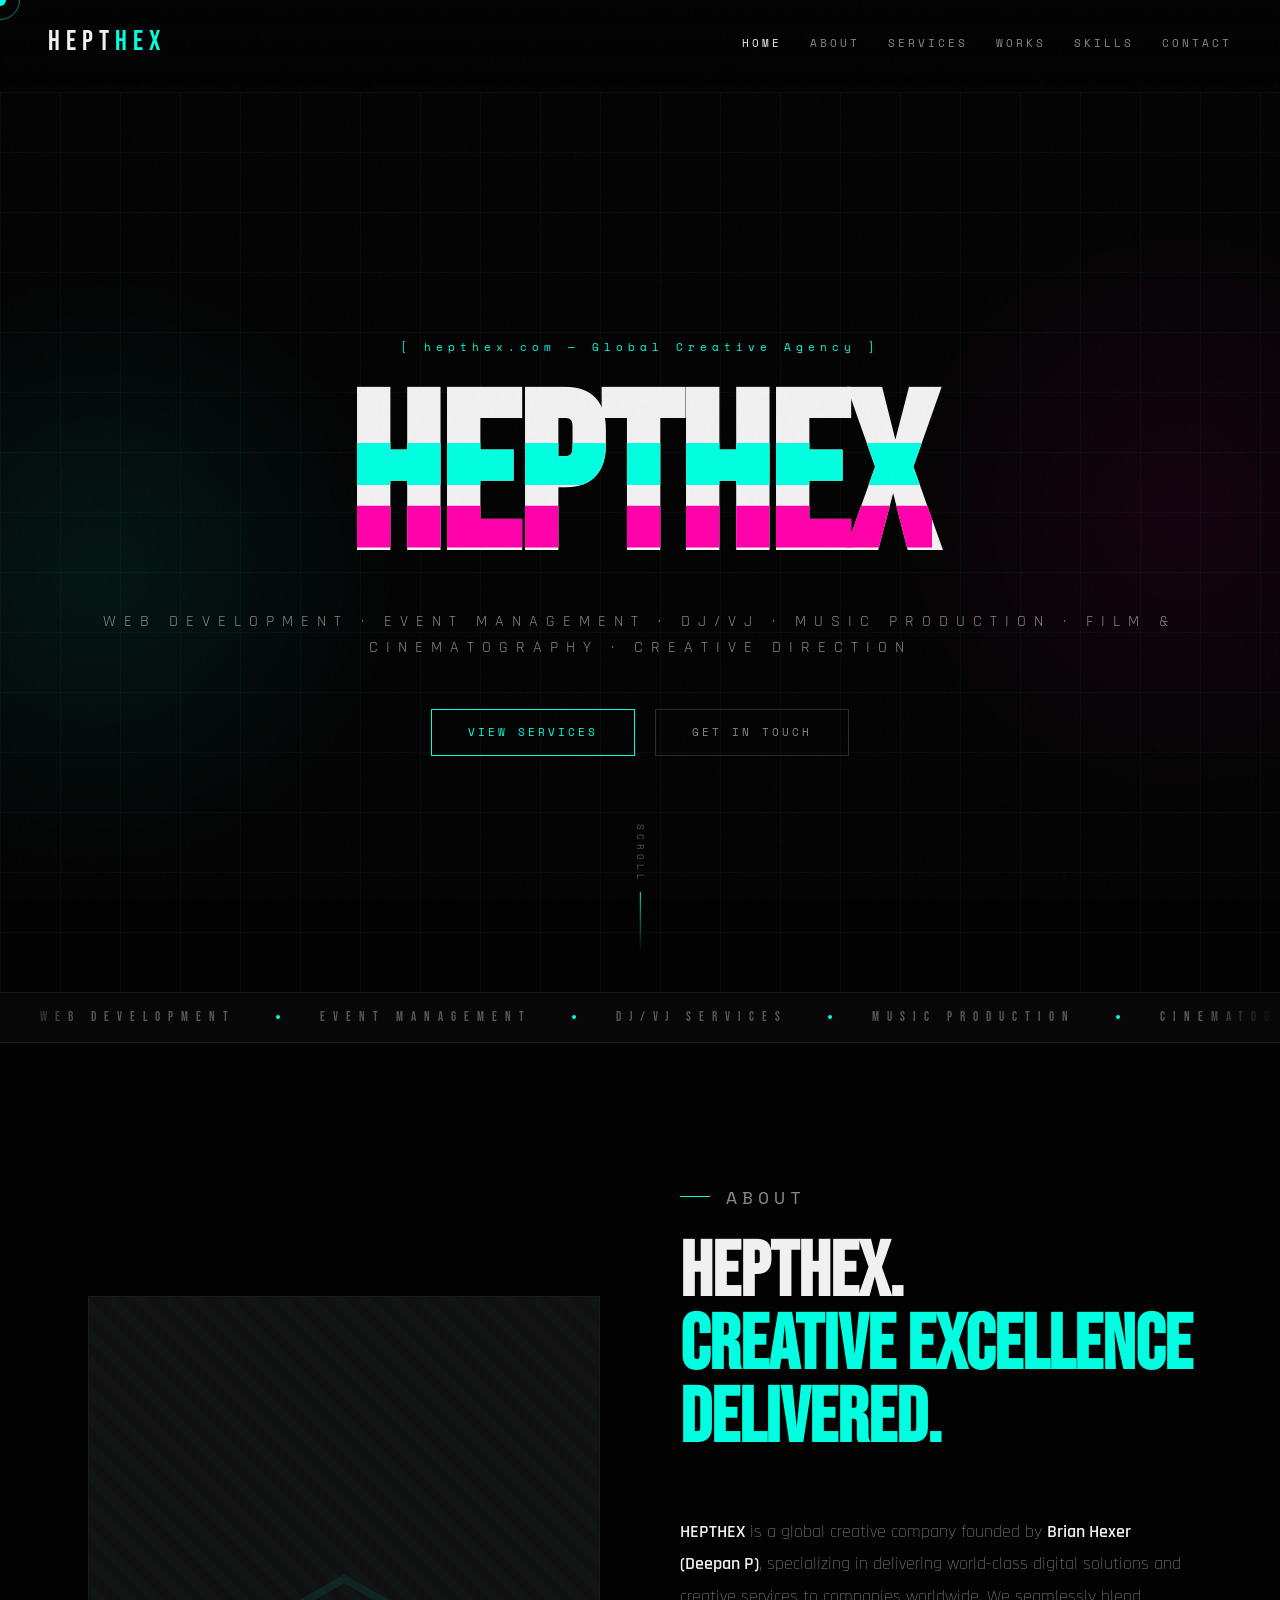
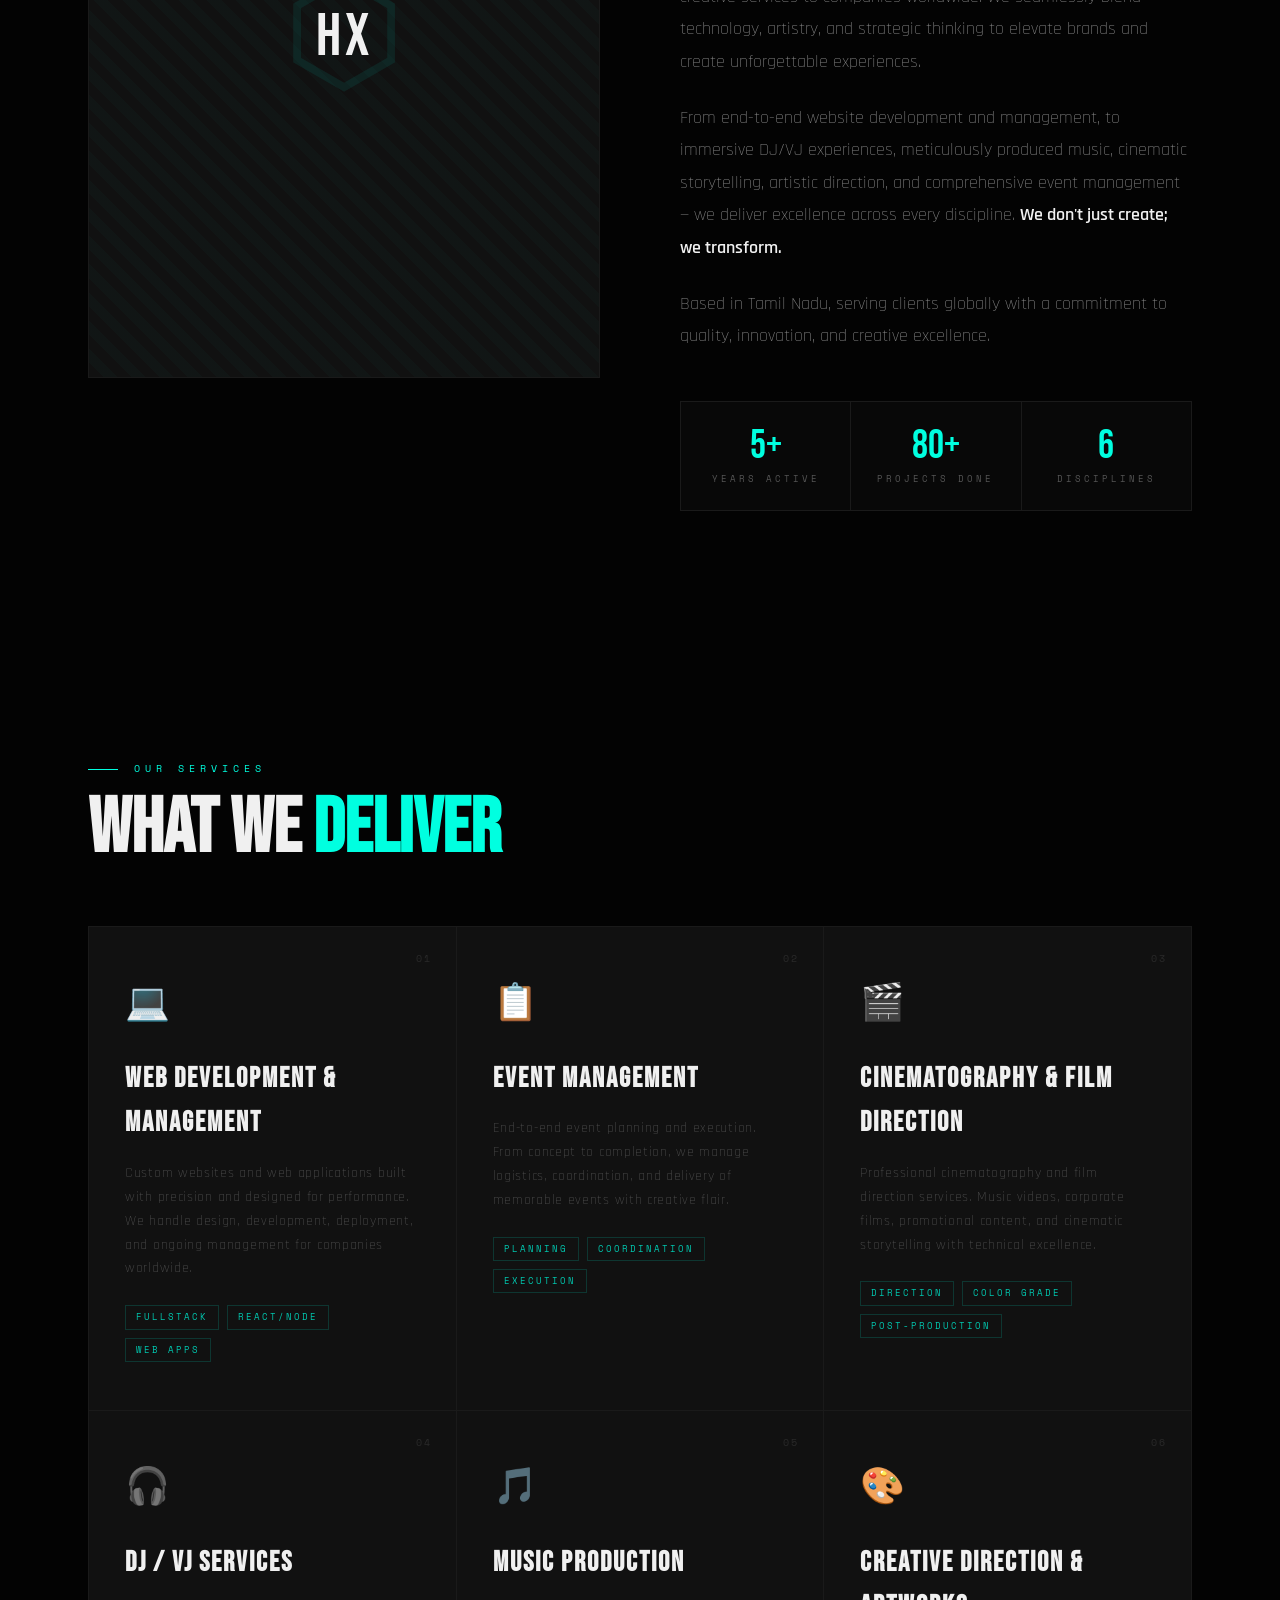
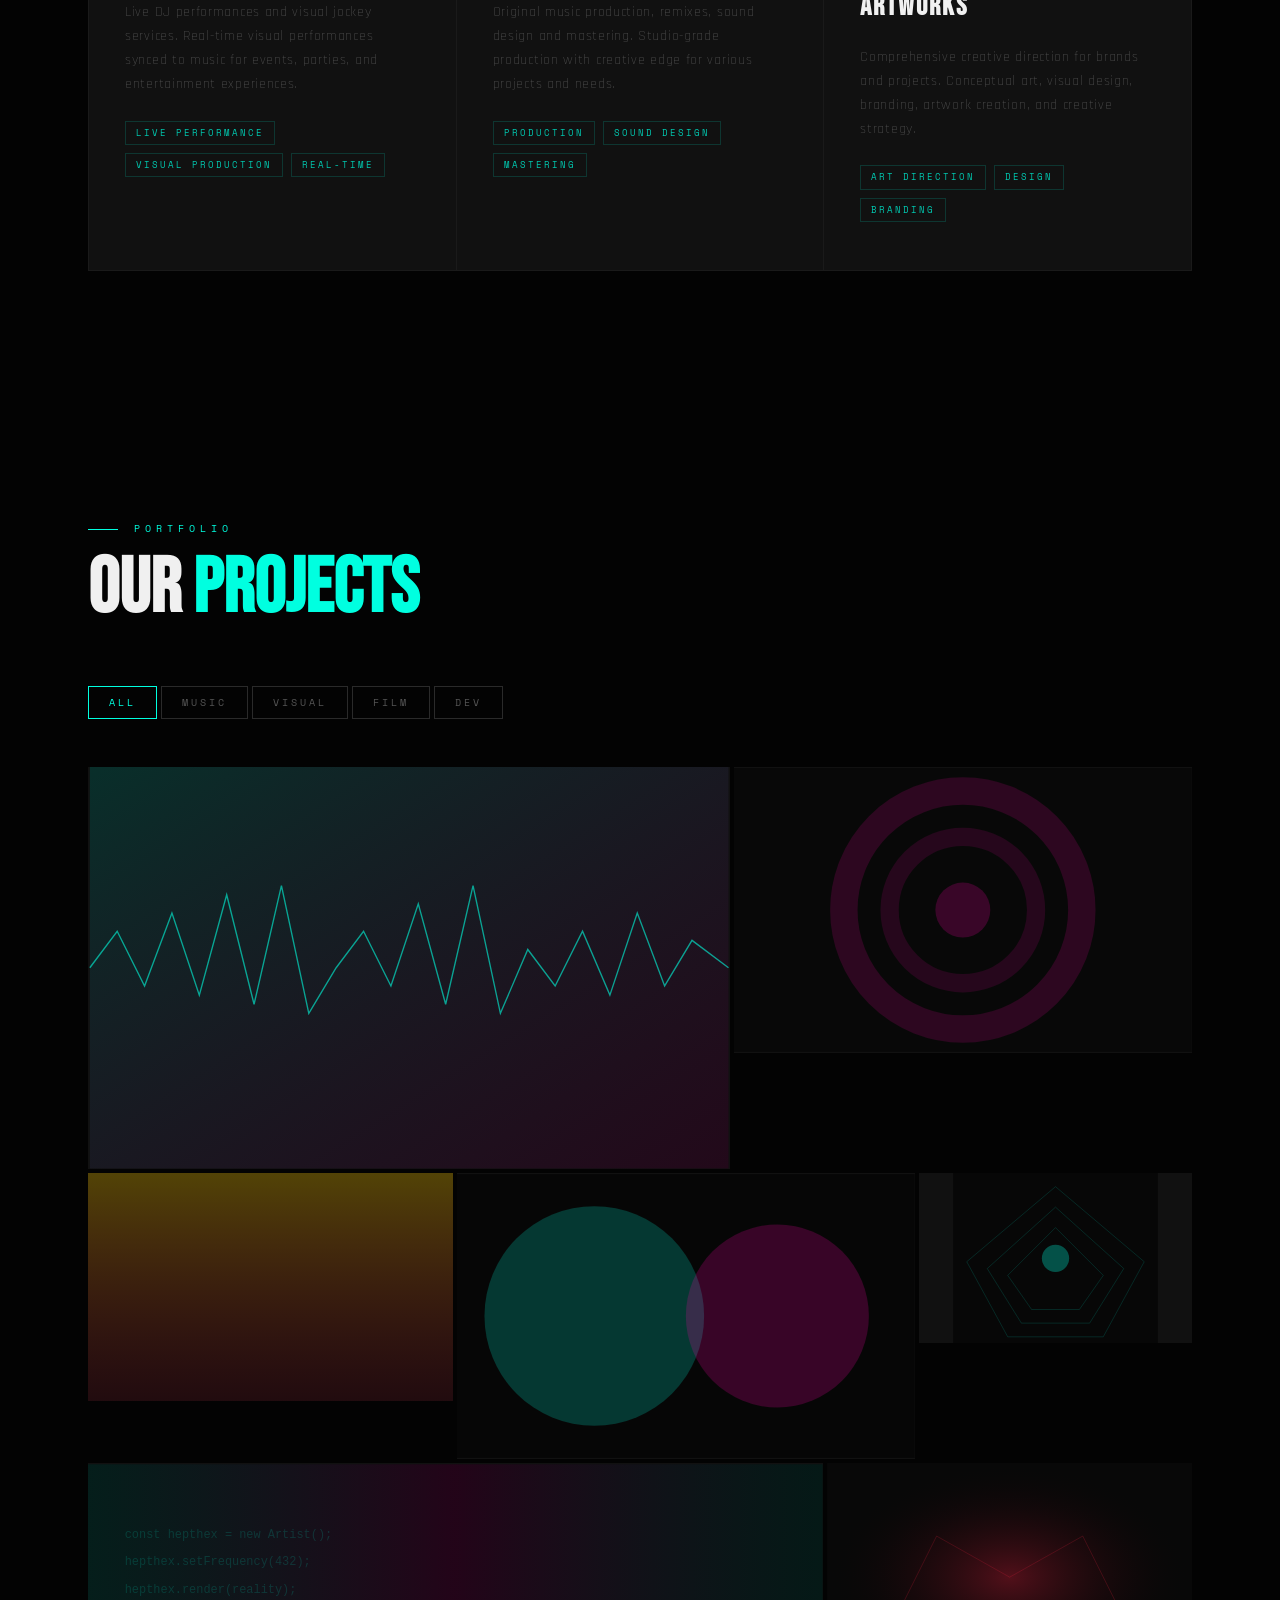
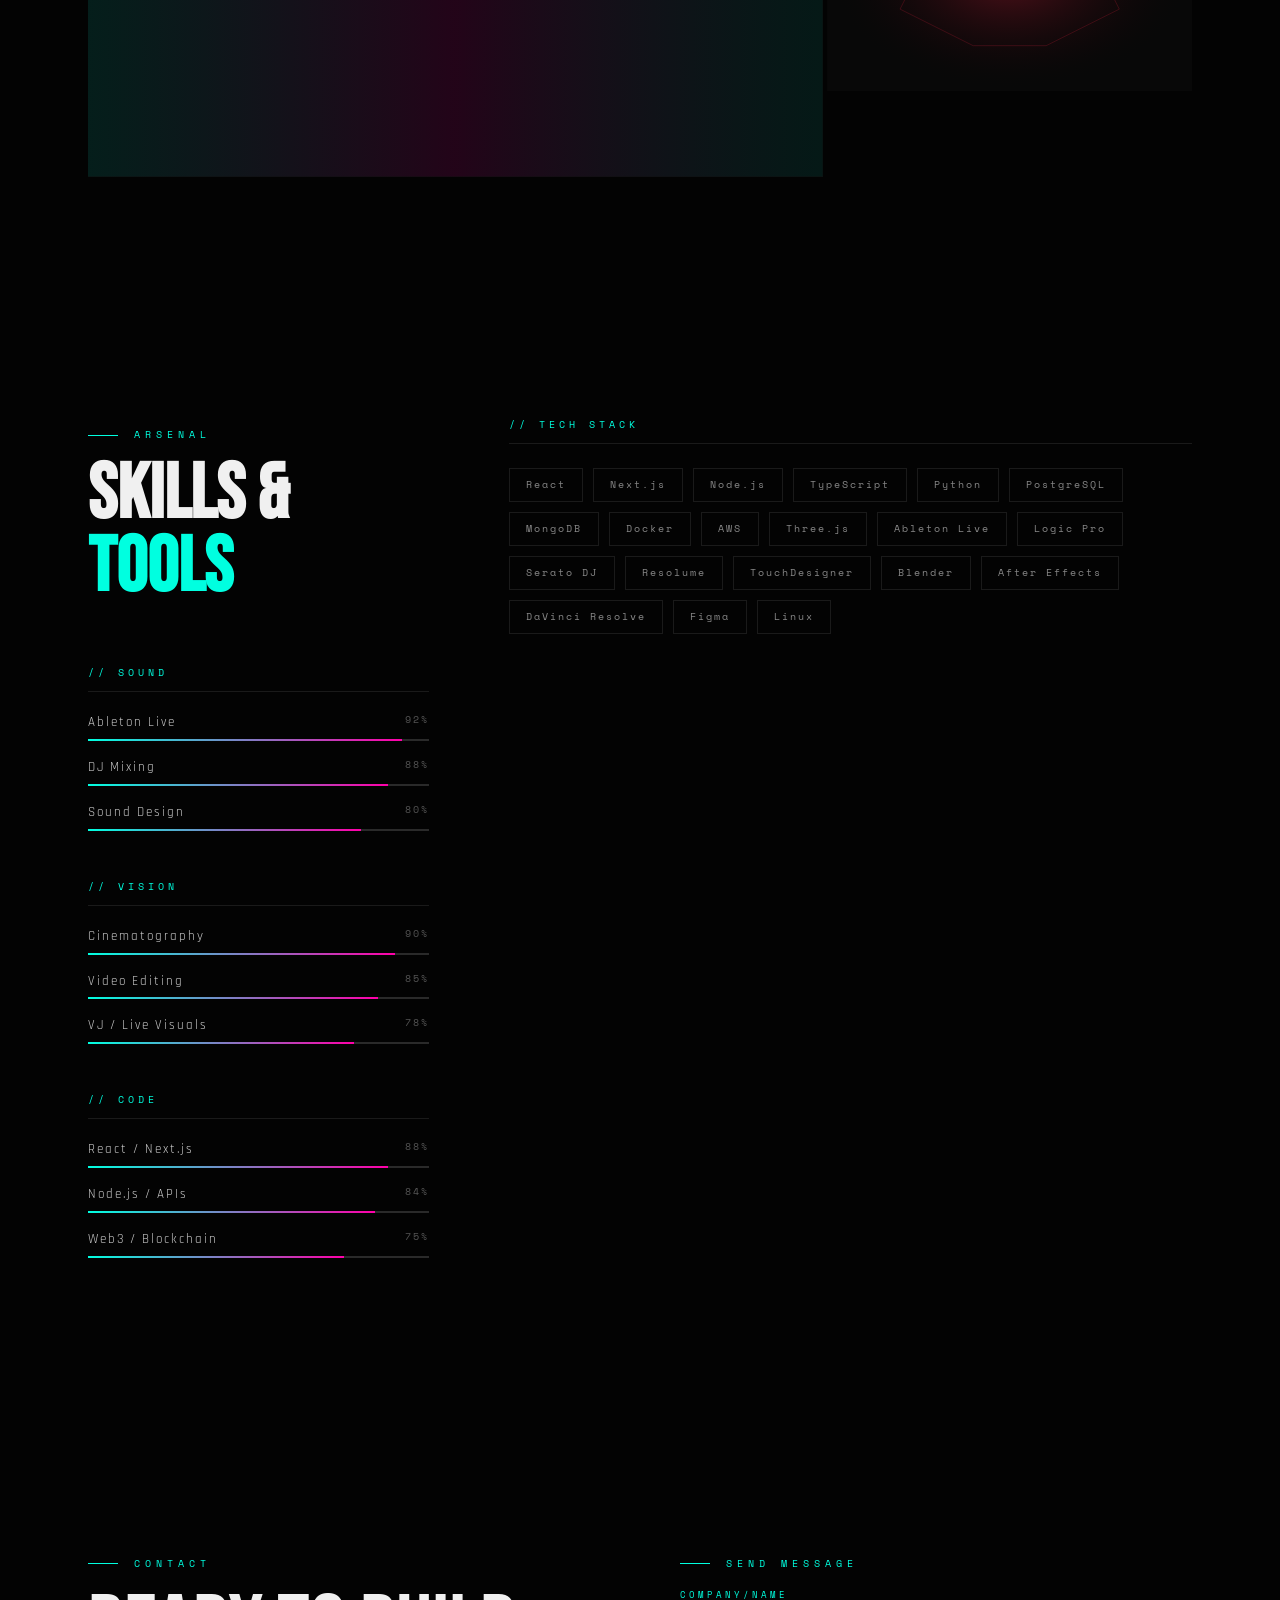
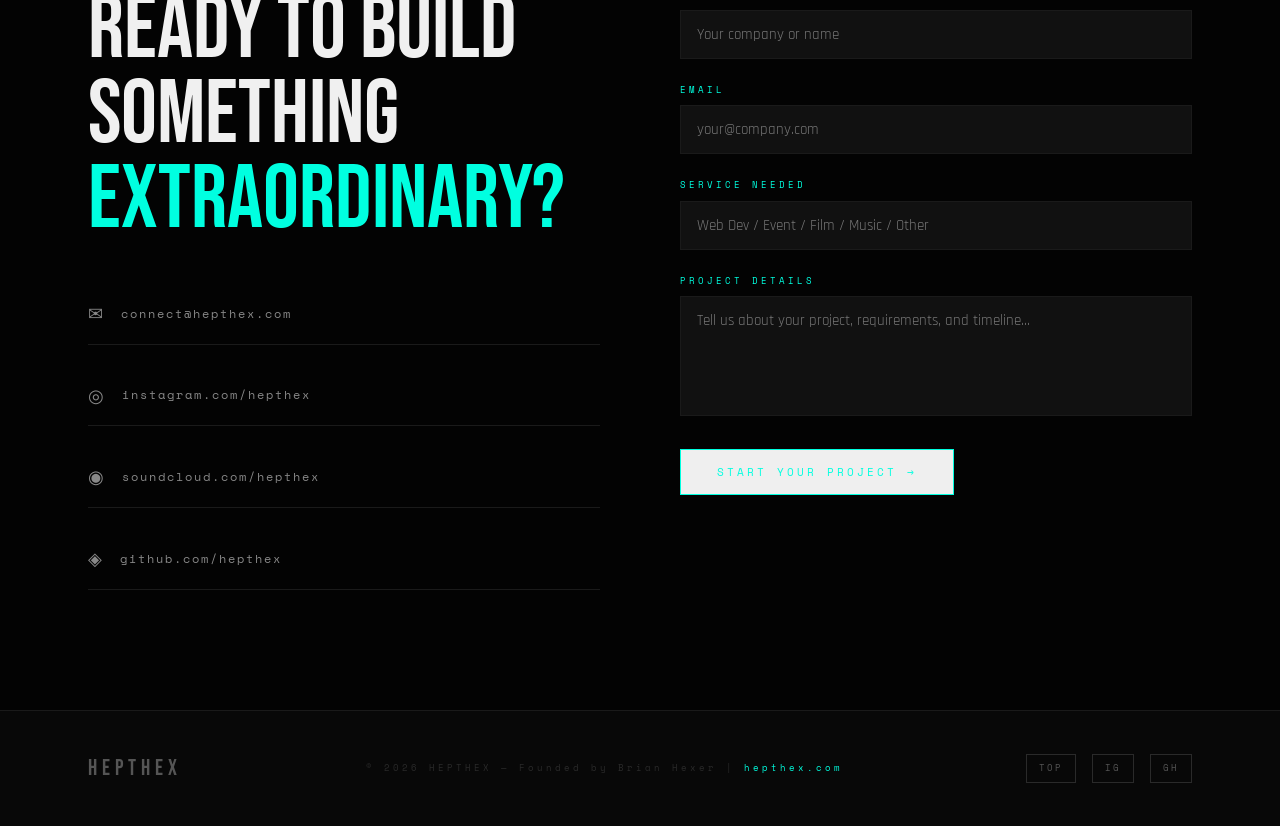
<file: index.html>
<!DOCTYPE html>
<html lang="en">
<head>
<meta charset="UTF-8">
<meta name="viewport" content="width=device-width, initial-scale=1.0">
<title>HEPTHEX</title>
<link rel="preconnect" href="https://fonts.googleapis.com">
<link rel="preconnect" href="https://fonts.gstatic.com" crossorigin>
<link href="https://fonts.googleapis.com/css2?family=Bebas+Neue&family=Rajdhani:wght@300;400;500;600;700&family=Space+Mono:wght@400;700&display=swap" rel="stylesheet">
<link rel="stylesheet" href="styles.css">
</head>
<body>
<div class="cursor" id="cursor"></div>
<div class="cursor-ring" id="cursor-ring"></div>

<nav>
  <a href="#hero" class="nav-logo active">HEPT<span>HEX</span></a>
  <ul class="nav-links">
    <li><a href="#hero" class="active">Home</a></li>
    <li><a href="#about">About</a></li>
    <li><a href="#services">Services</a></li>
    <li><a href="#works">Works</a></li>
    <li><a href="#skills">Skills</a></li>
    <li><a href="#contact">Contact</a></li>
  </ul>
</nav>

<main class="page-shell">
  <section id="hero" class="hero hero-home">
    <div class="hero-grid"></div>
    <div class="hero-scanline"></div>
    <div class="hero-glow hero-glow-left"></div>
    <div class="hero-glow hero-glow-right"></div>

    <div class="container hero-content">
      <p class="hero-tag reveal">[ hepthex.com — Global Creative Agency ]</p>
      <h1 class="hero-title reveal"><span class="glitch">HEPTHEX</span></h1>
      <p class="hero-subtitle reveal">
        <span>Web Development</span> · <span>Event Management</span> · <span>DJ/VJ</span> · <span>Music Production</span> · <span>Film & Cinematography</span> · <span>Creative Direction</span>
      </p>
      <div class="hero-cta reveal">
        <a href="#services" class="btn btn-primary"><span>View Services</span></a>
        <a href="#contact" class="btn btn-ghost"><span>Get In Touch</span></a>
      </div>
    </div>

    <div class="hero-scroll">
      <span class="scroll-text">SCROLL</span>
      <div class="scroll-line"></div>
    </div>
  </section>

  <div class="ticker-wrap">
    <div class="ticker">
      <div class="ticker-item">WEB DEVELOPMENT <span class="ticker-dot"></span> EVENT MANAGEMENT <span class="ticker-dot"></span> DJ/VJ SERVICES <span class="ticker-dot"></span> MUSIC PRODUCTION <span class="ticker-dot"></span> CINEMATOGRAPHY <span class="ticker-dot"></span> CREATIVE DIRECTION <span class="ticker-dot"></span></div>
      <div class="ticker-item">WEB DEVELOPMENT <span class="ticker-dot"></span> EVENT MANAGEMENT <span class="ticker-dot"></span> DJ/VJ SERVICES <span class="ticker-dot"></span> MUSIC PRODUCTION <span class="ticker-dot"></span> CINEMATOGRAPHY <span class="ticker-dot"></span> CREATIVE DIRECTION <span class="ticker-dot"></span></div>
    </div>
  </div>

  <section id="about">
    <div class="container about-layout">
      <div class="about-visual reveal">
        <div class="about-frame">
          <div class="about-corner tl"></div>
          <div class="about-corner tr"></div>
          <div class="about-corner bl"></div>
          <div class="about-corner br"></div>
          <div class="about-avatar">
            <div class="avatar-hex">⬡</div>
            <span class="avatar-initials">HX</span>
          </div>
        </div>
      </div>

      <div class="about-text reveal">
        <p class="section-label">About</p>
        <h2 class="section-title">HEPTHEX.<br><span class="accent">Creative Excellence Delivered.</span></h2>
        <p><strong>HEPTHEX</strong> is a global creative company founded by <strong>Brian Hexer (Deepan P)</strong>, specializing in delivering world-class digital solutions and creative services to companies worldwide. We seamlessly blend technology, artistry, and strategic thinking to elevate brands and create unforgettable experiences.</p>
        <p>From end-to-end website development and management, to immersive DJ/VJ experiences, meticulously produced music, cinematic storytelling, artistic direction, and comprehensive event management — we deliver excellence across every discipline. <strong>We don't just create; we transform.</strong></p>
        <p>Based in Tamil Nadu, serving clients globally with a commitment to quality, innovation, and creative excellence.</p>

        <div class="stats-row">
          <div class="stat">
            <div class="stat-num">5+</div>
            <div class="stat-label">Years Active</div>
          </div>
          <div class="stat">
            <div class="stat-num">80+</div>
            <div class="stat-label">Projects Done</div>
          </div>
          <div class="stat">
            <div class="stat-num">6</div>
            <div class="stat-label">Disciplines</div>
          </div>
        </div>
      </div>
    </div>
  </section>

  <section id="services">
    <div class="container">
      <p class="section-label reveal">Our Services</p>
      <h2 class="section-title reveal">What We <span class="accent">Deliver</span></h2>
      <div class="services-grid">
        <div class="service-card reveal">
          <span class="service-num">01</span>
          <span class="service-icon">💻</span>
          <h3 class="service-title">Web Development & Management</h3>
          <p class="service-desc">Custom websites and web applications built with precision and designed for performance. We handle design, development, deployment, and ongoing management for companies worldwide.</p>
          <div class="service-tags">
            <span class="tag">Fullstack</span>
            <span class="tag">React/Node</span>
            <span class="tag">Web Apps</span>
          </div>
        </div>
        <div class="service-card reveal">
          <span class="service-num">02</span>
          <span class="service-icon">📋</span>
          <h3 class="service-title">Event Management</h3>
          <p class="service-desc">End-to-end event planning and execution. From concept to completion, we manage logistics, coordination, and delivery of memorable events with creative flair.</p>
          <div class="service-tags">
            <span class="tag">Planning</span>
            <span class="tag">Coordination</span>
            <span class="tag">Execution</span>
          </div>
        </div>
        <div class="service-card reveal">
          <span class="service-num">03</span>
          <span class="service-icon">🎬</span>
          <h3 class="service-title">Cinematography & Film Direction</h3>
          <p class="service-desc">Professional cinematography and film direction services. Music videos, corporate films, promotional content, and cinematic storytelling with technical excellence.</p>
          <div class="service-tags">
            <span class="tag">Direction</span>
            <span class="tag">Color Grade</span>
            <span class="tag">Post-Production</span>
          </div>
        </div>
        <div class="service-card reveal">
          <span class="service-num">04</span>
          <span class="service-icon">🎧</span>
          <h3 class="service-title">DJ / VJ Services</h3>
          <p class="service-desc">Live DJ performances and visual jockey services. Real-time visual performances synced to music for events, parties, and entertainment experiences.</p>
          <div class="service-tags">
            <span class="tag">Live Performance</span>
            <span class="tag">Visual Production</span>
            <span class="tag">Real-time</span>
          </div>
        </div>
        <div class="service-card reveal">
          <span class="service-num">05</span>
          <span class="service-icon">🎵</span>
          <h3 class="service-title">Music Production</h3>
          <p class="service-desc">Original music production, remixes, sound design and mastering. Studio-grade production with creative edge for various projects and needs.</p>
          <div class="service-tags">
            <span class="tag">Production</span>
            <span class="tag">Sound Design</span>
            <span class="tag">Mastering</span>
          </div>
        </div>
        <div class="service-card reveal">
          <span class="service-num">06</span>
          <span class="service-icon">🎨</span>
          <h3 class="service-title">Creative Direction & Artworks</h3>
          <p class="service-desc">Comprehensive creative direction for brands and projects. Conceptual art, visual design, branding, artwork creation, and creative strategy.</p>
          <div class="service-tags">
            <span class="tag">Art Direction</span>
            <span class="tag">Design</span>
            <span class="tag">Branding</span>
          </div>
        </div>
      </div>
    </div>
  </section>

  <section id="works">
    <div class="container">
      <p class="section-label reveal">Portfolio</p>
      <h2 class="section-title reveal">Our <span class="accent">Projects</span></h2>

      <div class="works-filter reveal">
        <button class="filter-btn active">All</button>
        <button class="filter-btn">Music</button>
        <button class="filter-btn">Visual</button>
        <button class="filter-btn">Film</button>
        <button class="filter-btn">Dev</button>
      </div>

      <div class="works-grid">
        <div class="work-item reveal"><div class="work-bg"><svg class="work-pattern" viewBox="0 0 700 440" xmlns="http://www.w3.org/2000/svg"><rect width="700" height="440" fill="#0a0a0a"/><defs><linearGradient id="g1" x1="0%" y1="0%" x2="100%" y2="100%"><stop offset="0%" style="stop-color:#00ffe0;stop-opacity:0.15"/><stop offset="100%" style="stop-color:#ff00aa;stop-opacity:0.1"/></linearGradient></defs><rect width="700" height="440" fill="url(#g1)"/><polyline points="0,220 30,180 60,240 90,160 120,250 150,140 180,260 210,130 240,270 270,220 300,180 330,240 360,150 390,260 420,130 450,270 480,200 510,240 540,180 570,250 600,160 630,240 660,190 700,220" fill="none" stroke="#00ffe0" stroke-width="1.5" opacity="0.6"/></svg></div><div class="work-overlay"><div class="work-info"><div class="work-cat">Live Performance</div><div class="work-title">VOID:FESTIVAL 2024</div></div></div></div>
        <div class="work-item reveal"><div class="work-bg"><svg class="work-pattern" viewBox="0 0 500 310" xmlns="http://www.w3.org/2000/svg"><rect width="500" height="310" fill="#080808"/><circle cx="250" cy="155" r="130" fill="none" stroke="rgba(255,0,170,0.15)" stroke-width="30"/><circle cx="250" cy="155" r="80" fill="none" stroke="rgba(255,0,170,0.12)" stroke-width="20"/><circle cx="250" cy="155" r="30" fill="rgba(255,0,170,0.2)"/></svg></div><div class="work-overlay"><div class="work-info"><div class="work-cat">Music Production</div><div class="work-title">NEON COLLAPSE EP</div></div></div></div>
        <div class="work-item reveal"><div class="work-bg"><svg class="work-pattern" viewBox="0 0 400 250" xmlns="http://www.w3.org/2000/svg"><rect width="400" height="250" fill="#090909"/><defs><linearGradient id="g3" x1="0%" y1="0%" x2="0%" y2="100%"><stop offset="0%" style="stop-color:#ffcc00;stop-opacity:0.3"/><stop offset="100%" style="stop-color:#ff2244;stop-opacity:0.1"/></linearGradient></defs><rect width="400" height="250" fill="url(#g3)"/></svg></div><div class="work-overlay"><div class="work-info"><div class="work-cat">Cinematography</div><div class="work-title">GOLDEN HOUR</div></div></div></div>
        <div class="work-item reveal"><div class="work-bg"><svg class="work-pattern" viewBox="0 0 500 310" xmlns="http://www.w3.org/2000/svg"><rect width="500" height="310" fill="#060606"/><circle cx="150" cy="155" r="120" fill="rgba(0,255,224,0.2)"/><circle cx="350" cy="155" r="100" fill="rgba(255,0,170,0.2)"/></svg></div><div class="work-overlay"><div class="work-info"><div class="work-cat">VJ / Visual Art</div><div class="work-title">CHROMATIC DRIFT</div></div></div></div>
        <div class="work-item reveal"><div class="work-bg"><svg class="work-pattern" viewBox="0 0 300 250" xmlns="http://www.w3.org/2000/svg"><rect width="300" height="250" fill="#070707"/><g fill="none" stroke="rgba(0,255,224,0.2)" stroke-width="1"><polygon points="150,20 280,130 220,240 80,240 20,130"/><polygon points="150,50 250,140 200,220 100,220 50,140"/><polygon points="150,80 220,150 185,200 115,200 80,150"/></g><circle cx="150" cy="125" r="20" fill="rgba(0,255,224,0.3)"/></svg></div><div class="work-overlay"><div class="work-info"><div class="work-cat">Digital Art</div><div class="work-title">HEXAGON SERIES</div></div></div></div>
        <div class="work-item reveal"><div class="work-bg"><svg class="work-pattern" viewBox="0 0 800 340" xmlns="http://www.w3.org/2000/svg"><rect width="800" height="340" fill="#050505"/><defs><linearGradient id="g6" x1="0%" y1="0%" x2="100%" y2="0%"><stop offset="0%" style="stop-color:#00ffe0;stop-opacity:0.1"/><stop offset="50%" style="stop-color:#ff00aa;stop-opacity:0.12"/><stop offset="100%" style="stop-color:#00ffe0;stop-opacity:0.08"/></linearGradient></defs><rect width="800" height="340" fill="url(#g6)"/><g font-family="monospace" font-size="13" fill="rgba(0,255,224,0.15)"><text x="40" y="80">const hepthex = new Artist();</text><text x="40" y="110">hepthex.setFrequency(432);</text><text x="40" y="140">hepthex.render(reality);</text></g></svg></div><div class="work-overlay"><div class="work-info"><div class="work-cat">Fullstack Dev</div><div class="work-title">STASIS PLATFORM</div></div></div></div>
        <div class="work-item reveal"><div class="work-bg"><svg class="work-pattern" viewBox="0 0 400 250" xmlns="http://www.w3.org/2000/svg"><rect width="400" height="250" fill="#080808"/><defs><radialGradient id="g7" cx="50%" cy="50%"><stop offset="0%" style="stop-color:#ff2244;stop-opacity:0.3"/><stop offset="100%" style="stop-color:transparent"/></radialGradient></defs><rect width="400" height="250" fill="url(#g7)"/><path d="M200,125 L280,80 L320,160 L240,200 L160,200 L80,160 L120,80 Z" fill="none" stroke="rgba(255,34,68,0.2)"/></svg></div><div class="work-overlay"><div class="work-info"><div class="work-cat">Short Film</div><div class="work-title">RED FREQUENCY</div></div></div></div>
      </div>
    </div>
  </section>

  <section id="skills">
    <div class="container skills-layout">
      <div>
        <p class="section-label reveal">Arsenal</p>
        <h2 class="section-title reveal">Skills &amp; <span class="accent">Tools</span></h2>

        <div class="skill-category reveal">
          <div class="skill-cat-title">// Sound</div>
          <div class="skill-bar-item" data-w="92%"><div class="skill-bar-label">Ableton Live <span>92%</span></div><div class="skill-bar-track"><div class="skill-bar-fill" style="--w:92%"></div></div></div>
          <div class="skill-bar-item" data-w="88%"><div class="skill-bar-label">DJ Mixing <span>88%</span></div><div class="skill-bar-track"><div class="skill-bar-fill" style="--w:88%"></div></div></div>
          <div class="skill-bar-item" data-w="80%"><div class="skill-bar-label">Sound Design <span>80%</span></div><div class="skill-bar-track"><div class="skill-bar-fill" style="--w:80%"></div></div></div>
        </div>

        <div class="skill-category reveal">
          <div class="skill-cat-title">// Vision</div>
          <div class="skill-bar-item" data-w="90%"><div class="skill-bar-label">Cinematography <span>90%</span></div><div class="skill-bar-track"><div class="skill-bar-fill" style="--w:90%"></div></div></div>
          <div class="skill-bar-item" data-w="85%"><div class="skill-bar-label">Video Editing <span>85%</span></div><div class="skill-bar-track"><div class="skill-bar-fill" style="--w:85%"></div></div></div>
          <div class="skill-bar-item" data-w="78%"><div class="skill-bar-label">VJ / Live Visuals <span>78%</span></div><div class="skill-bar-track"><div class="skill-bar-fill" style="--w:78%"></div></div></div>
        </div>

        <div class="skill-category reveal">
          <div class="skill-cat-title">// Code</div>
          <div class="skill-bar-item" data-w="88%"><div class="skill-bar-label">React / Next.js <span>88%</span></div><div class="skill-bar-track"><div class="skill-bar-fill" style="--w:88%"></div></div></div>
          <div class="skill-bar-item" data-w="84%"><div class="skill-bar-label">Node.js / APIs <span>84%</span></div><div class="skill-bar-track"><div class="skill-bar-fill" style="--w:84%"></div></div></div>
          <div class="skill-bar-item" data-w="75%"><div class="skill-bar-label">Web3 / Blockchain <span>75%</span></div><div class="skill-bar-track"><div class="skill-bar-fill" style="--w:75%"></div></div></div>
        </div>
      </div>

      <div class="reveal">
        <div class="skill-cat-title" style="margin-bottom:24px;">// Tech Stack</div>
        <div class="tech-cloud">
          <div class="tech-pill"><span>React</span></div>
          <div class="tech-pill"><span>Next.js</span></div>
          <div class="tech-pill"><span>Node.js</span></div>
          <div class="tech-pill"><span>TypeScript</span></div>
          <div class="tech-pill"><span>Python</span></div>
          <div class="tech-pill"><span>PostgreSQL</span></div>
          <div class="tech-pill"><span>MongoDB</span></div>
          <div class="tech-pill"><span>Docker</span></div>
          <div class="tech-pill"><span>AWS</span></div>
          <div class="tech-pill"><span>Three.js</span></div>
          <div class="tech-pill"><span>Ableton Live</span></div>
          <div class="tech-pill"><span>Logic Pro</span></div>
          <div class="tech-pill"><span>Serato DJ</span></div>
          <div class="tech-pill"><span>Resolume</span></div>
          <div class="tech-pill"><span>TouchDesigner</span></div>
          <div class="tech-pill"><span>Blender</span></div>
          <div class="tech-pill"><span>After Effects</span></div>
          <div class="tech-pill"><span>DaVinci Resolve</span></div>
          <div class="tech-pill"><span>Figma</span></div>
          <div class="tech-pill"><span>Linux</span></div>
        </div>
      </div>
    </div>
  </section>

  <section id="contact">
    <div class="container contact-layout">
      <div class="reveal">
        <p class="section-label">Contact</p>
        <div class="contact-big">Ready to Build<br>Something<br><span class="accent">Extraordinary?</span></div>
        <div class="contact-links">
          <a href="mailto:connect@hepthex.com" class="contact-link"><span class="contact-link-icon">✉</span> connect@hepthex.com</a>
          <a href="https://instagram.com/hepthex" class="contact-link"><span class="contact-link-icon">◎</span> instagram.com/hepthex</a>
          <a href="https://soundcloud.com/hepthex" class="contact-link"><span class="contact-link-icon">◉</span> soundcloud.com/hepthex</a>
          <a href="https://github.com/hepthex" class="contact-link"><span class="contact-link-icon">◈</span> github.com/hepthex</a>
        </div>
      </div>

      <div class="reveal">
        <p class="section-label">Send Message</p>
        <form action="https://api.web3forms.com/submit" method="POST" class="contact-form">
          <input type="hidden" name="access_key" value="28e812bc-fad7-4eb9-80ca-18e01a3460ab">
          <input type="hidden" name="to_email" value="connect@hepthex.com">
          <input type="hidden" name="from_name" value="HEPTHEX Contact Form">
          <div class="form-group"><label class="form-label">Company/Name</label><input type="text" name="name" class="form-input" placeholder="Your company or name" required></div>
          <div class="form-group"><label class="form-label">Email</label><input type="email" name="email" class="form-input" placeholder="your@company.com" required></div>
          <div class="form-group"><label class="form-label">Service Needed</label><input type="text" name="project_type" class="form-input" placeholder="Web Dev / Event / Film / Music / Other"></div>
          <div class="form-group"><label class="form-label">Project Details</label><textarea name="message" class="form-textarea" placeholder="Tell us about your project, requirements, and timeline..." required></textarea></div>
          <button type="submit" class="btn btn-primary" style="width:fit-content"><span>Start Your Project →</span></button>
        </form>
      </div>
    </div>
  </section>
</main>

<footer>
  <div class="container footer-inner">
    <div class="footer-logo">HEPTHEX</div>
    <p class="footer-copy">© <span id="year"></span> HEPTHEX — Founded by Brian Hexer | <a href="https://hepthex.com">hepthex.com</a></p>
    <div class="footer-social">
      <a href="#hero" class="social-btn">TOP</a>
      <a href="https://instagram.com/hepthex" class="social-btn">IG</a>
      <a href="https://github.com/hepthex" class="social-btn">GH</a>
    </div>
  </div>
</footer>

<script src="script.js"></script>
</body>
</html>
</file>
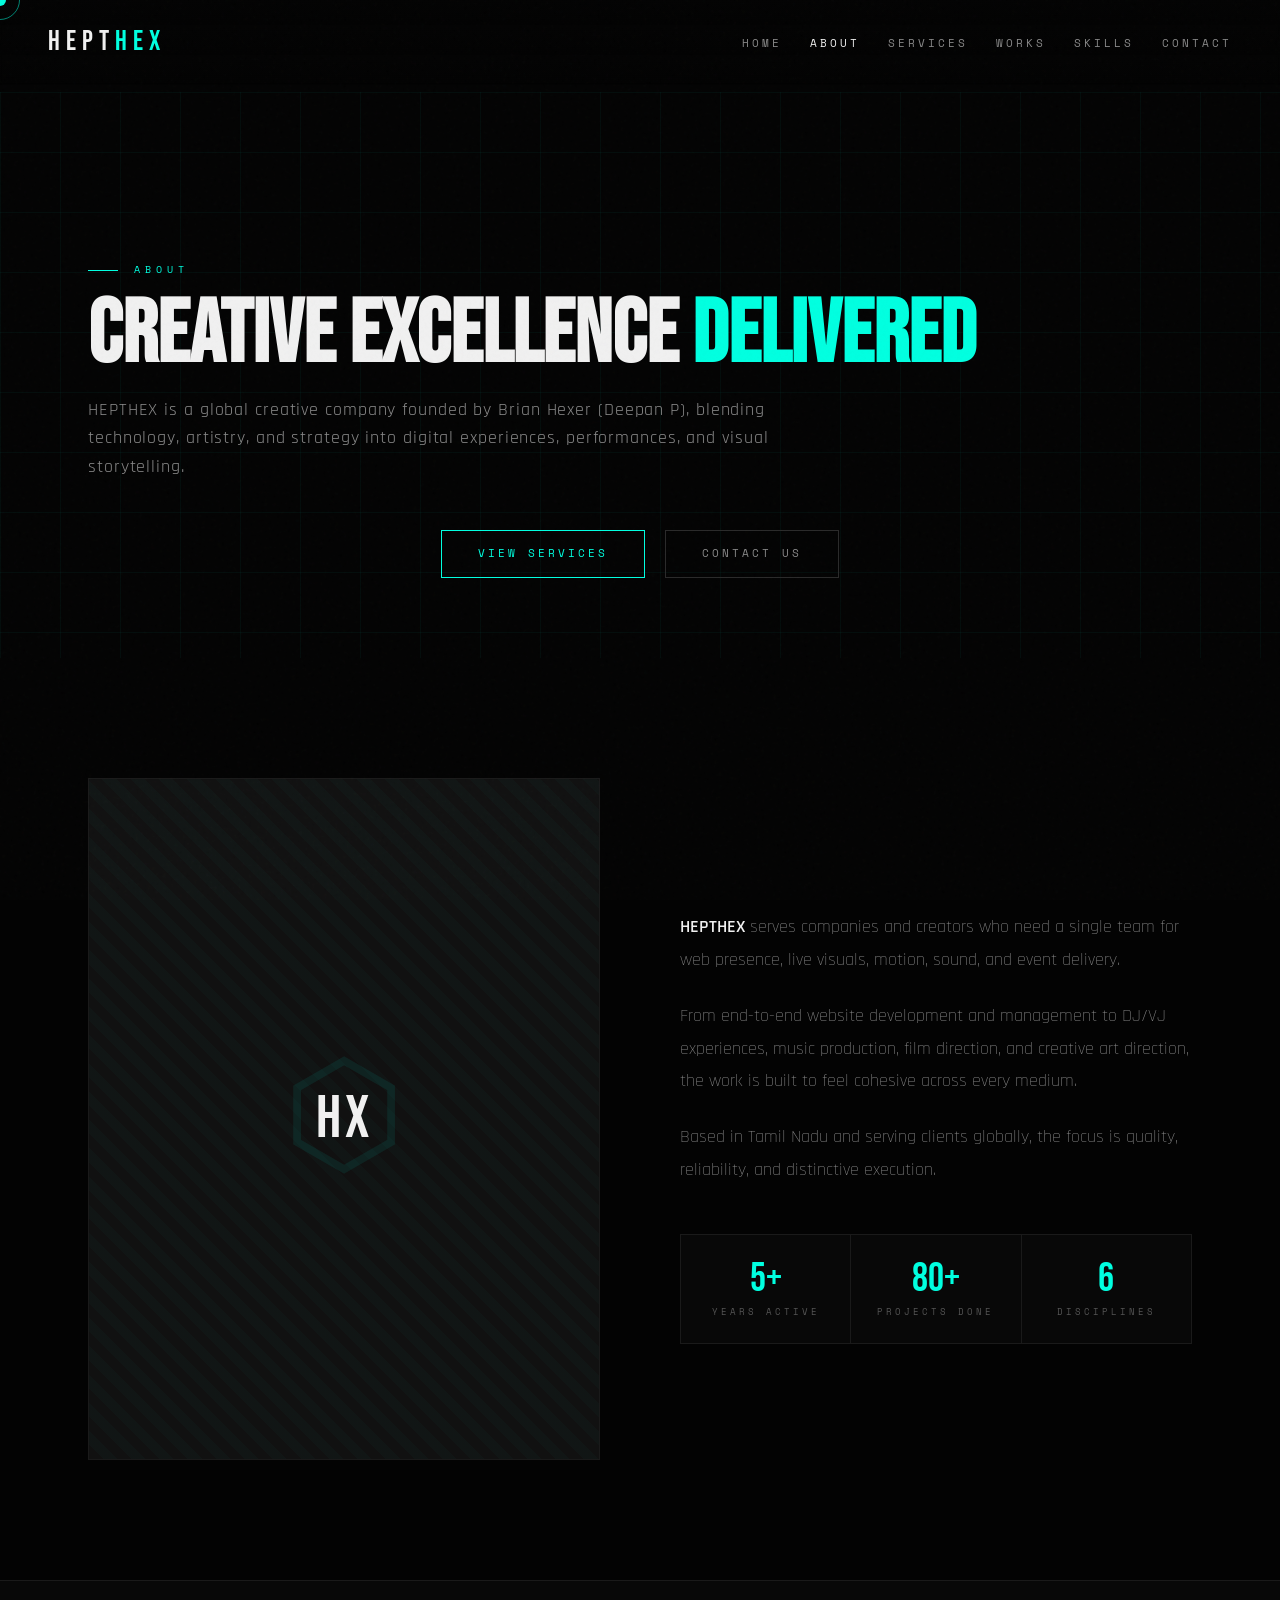
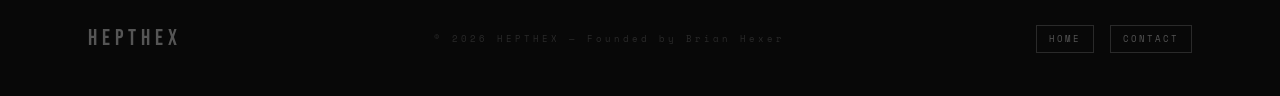
<file: about.html>
<!DOCTYPE html>
<html lang="en">
<head>
<meta charset="UTF-8">
<meta name="viewport" content="width=device-width, initial-scale=1.0">
<title>About | HEPTHEX</title>
<link rel="preconnect" href="https://fonts.googleapis.com">
<link rel="preconnect" href="https://fonts.gstatic.com" crossorigin>
<link href="https://fonts.googleapis.com/css2?family=Bebas+Neue&family=Rajdhani:wght@300;400;500;600;700&family=Space+Mono:wght@400;700&display=swap" rel="stylesheet">
<link rel="stylesheet" href="styles.css">
</head>
<body>
<div class="cursor" id="cursor"></div>
<div class="cursor-ring" id="cursor-ring"></div>

<nav>
  <a href="index.html" class="nav-logo">HEPT<span>HEX</span></a>
  <ul class="nav-links">
    <li><a href="index.html">Home</a></li>
    <li><a href="about.html" class="active">About</a></li>
    <li><a href="services.html">Services</a></li>
    <li><a href="works.html">Works</a></li>
    <li><a href="skills.html">Skills</a></li>
    <li><a href="contact.html">Contact</a></li>
  </ul>
</nav>

<main class="page-shell">
  <section class="page-hero">
    <div class="hero-grid"></div>
    <div class="hero-scanline"></div>
    <div class="container page-hero-inner">
      <p class="section-label reveal">About</p>
      <h1 class="page-title reveal">Creative Excellence <span class="accent">Delivered</span></h1>
      <p class="page-lead reveal">HEPTHEX is a global creative company founded by Brian Hexer (Deepan P), blending technology, artistry, and strategy into digital experiences, performances, and visual storytelling.</p>
      <div class="page-actions reveal">
        <a href="services.html" class="btn btn-primary"><span>View Services</span></a>
        <a href="contact.html" class="btn btn-ghost"><span>Contact Us</span></a>
      </div>
    </div>
  </section>

  <section>
    <div class="container about-layout">
      <div class="about-visual reveal">
        <div class="about-frame">
          <div class="about-corner tl"></div>
          <div class="about-corner tr"></div>
          <div class="about-corner bl"></div>
          <div class="about-corner br"></div>
          <div class="about-avatar">
            <div class="avatar-hex">⬡</div>
            <span class="avatar-initials">HX</span>
          </div>
        </div>
      </div>

      <div class="about-text reveal">
        <p><strong>HEPTHEX</strong> serves companies and creators who need a single team for web presence, live visuals, motion, sound, and event delivery.</p>
        <p>From end-to-end website development and management to DJ/VJ experiences, music production, film direction, and creative art direction, the work is built to feel cohesive across every medium.</p>
        <p>Based in Tamil Nadu and serving clients globally, the focus is quality, reliability, and distinctive execution.</p>

        <div class="stats-row">
          <div class="stat">
            <div class="stat-num">5+</div>
            <div class="stat-label">Years Active</div>
          </div>
          <div class="stat">
            <div class="stat-num">80+</div>
            <div class="stat-label">Projects Done</div>
          </div>
          <div class="stat">
            <div class="stat-num">6</div>
            <div class="stat-label">Disciplines</div>
          </div>
        </div>
      </div>
    </div>
  </section>
</main>

<footer>
  <div class="container footer-inner">
    <div class="footer-logo">HEPTHEX</div>
    <p class="footer-copy">© <span id="year"></span> HEPTHEX — Founded by Brian Hexer</p>
    <div class="footer-social">
      <a href="index.html" class="social-btn">HOME</a>
      <a href="contact.html" class="social-btn">CONTACT</a>
    </div>
  </div>
</footer>

<script src="script.js"></script>
</body>
</html>
</file>
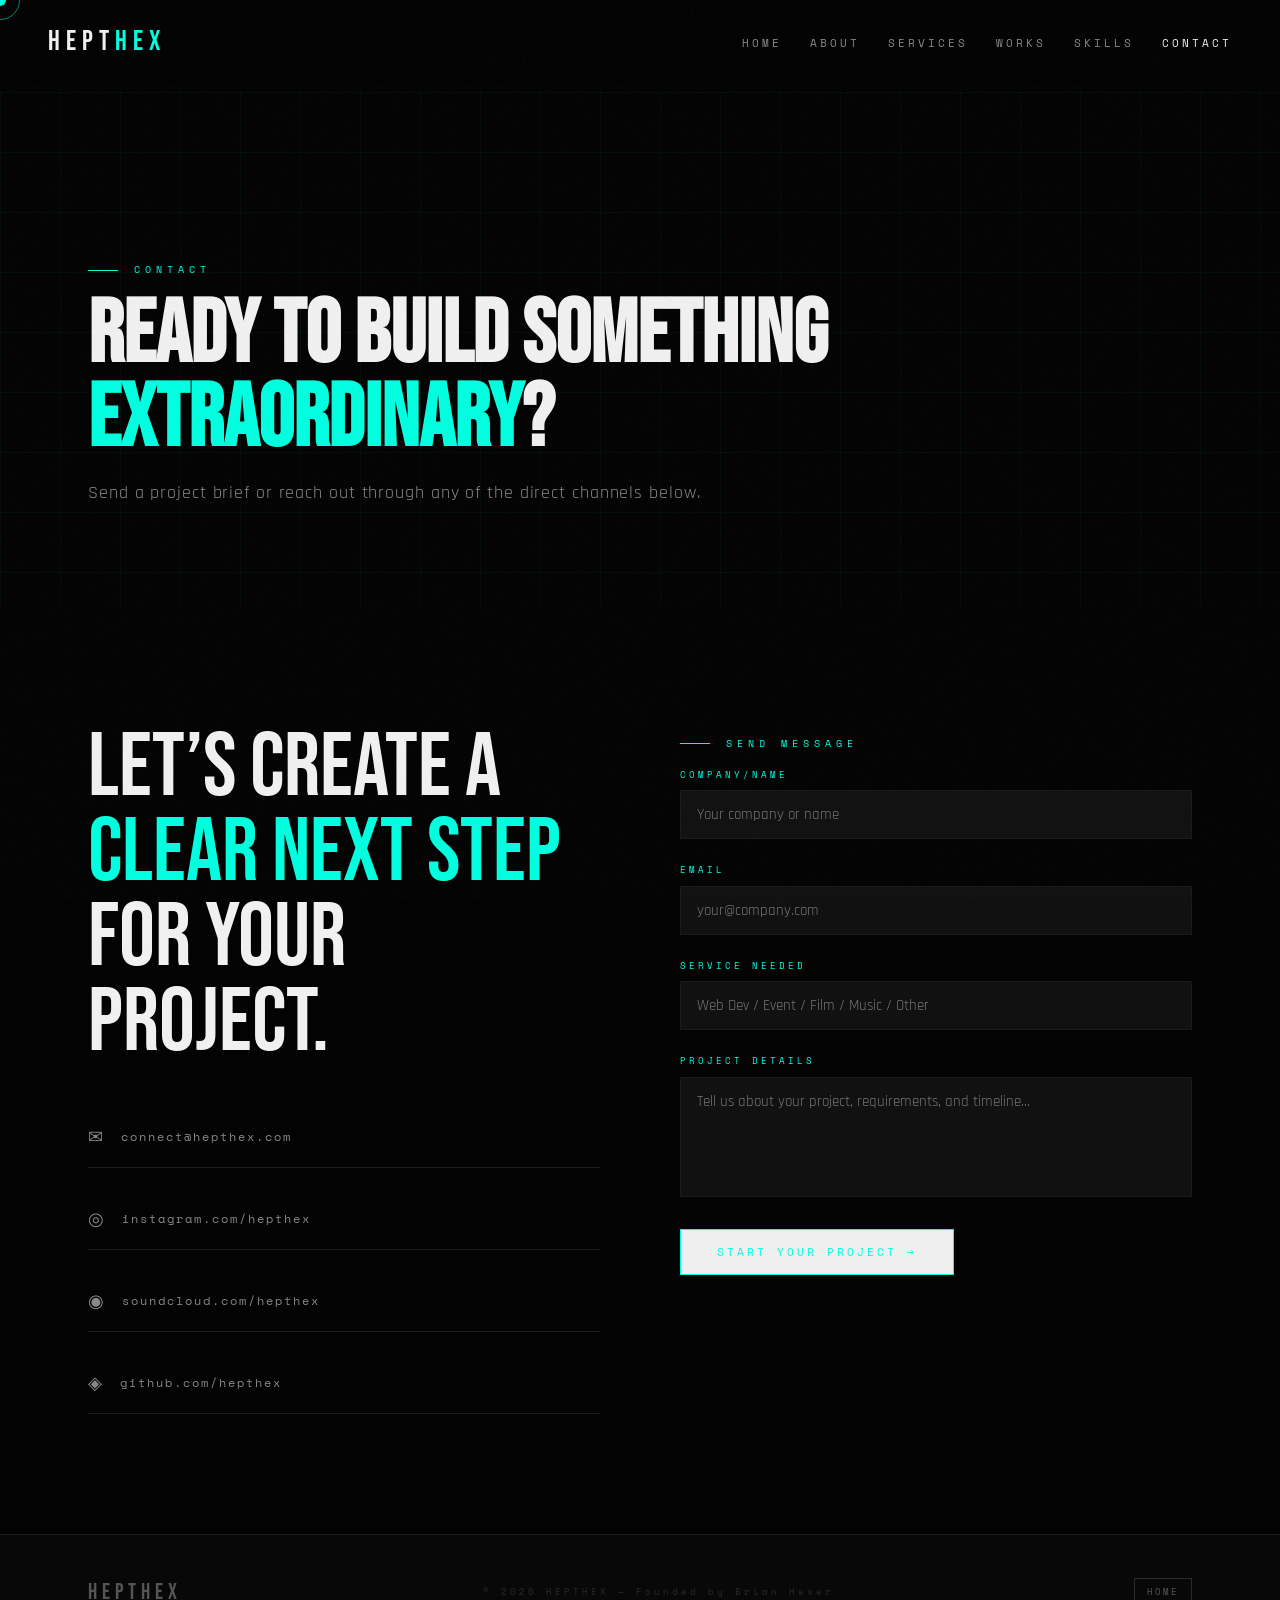
<file: contact.html>
<!DOCTYPE html>
<html lang="en">
<head>
<meta charset="UTF-8">
<meta name="viewport" content="width=device-width, initial-scale=1.0">
<title>Contact | HEPTHEX</title>
<link rel="preconnect" href="https://fonts.googleapis.com">
<link rel="preconnect" href="https://fonts.gstatic.com" crossorigin>
<link href="https://fonts.googleapis.com/css2?family=Bebas+Neue&family=Rajdhani:wght@300;400;500;600;700&family=Space+Mono:wght@400;700&display=swap" rel="stylesheet">
<link rel="stylesheet" href="styles.css">
</head>
<body>
<div class="cursor" id="cursor"></div>
<div class="cursor-ring" id="cursor-ring"></div>

<nav>
  <a href="index.html" class="nav-logo">HEPT<span>HEX</span></a>
  <ul class="nav-links">
    <li><a href="index.html">Home</a></li>
    <li><a href="about.html">About</a></li>
    <li><a href="services.html">Services</a></li>
    <li><a href="works.html">Works</a></li>
    <li><a href="skills.html">Skills</a></li>
    <li><a href="contact.html" class="active">Contact</a></li>
  </ul>
</nav>

<main class="page-shell">
  <section class="page-hero">
    <div class="hero-grid"></div>
    <div class="hero-scanline"></div>
    <div class="container page-hero-inner">
      <p class="section-label reveal">Contact</p>
      <h1 class="page-title reveal">Ready to Build Something <span class="accent">Extraordinary</span>?</h1>
      <p class="page-lead reveal">Send a project brief or reach out through any of the direct channels below.</p>
    </div>
  </section>

  <section>
    <div class="container contact-layout">
      <div class="reveal">
        <div class="contact-big">Let’s create a <span class="accent">clear next step</span> for your project.</div>
        <div class="contact-links">
          <a href="mailto:connect@hepthex.com" class="contact-link"><span class="contact-link-icon">✉</span> connect@hepthex.com</a>
          <a href="https://instagram.com/hepthex" class="contact-link"><span class="contact-link-icon">◎</span> instagram.com/hepthex</a>
          <a href="https://soundcloud.com/hepthex" class="contact-link"><span class="contact-link-icon">◉</span> soundcloud.com/hepthex</a>
          <a href="https://github.com/hepthex" class="contact-link"><span class="contact-link-icon">◈</span> github.com/hepthex</a>
        </div>
      </div>

      <div class="reveal">
        <p class="section-label">Send Message</p>
        <form action="https://api.web3forms.com/submit" method="POST" class="contact-form">
          <input type="hidden" name="access_key" value="28e812bc-fad7-4eb9-80ca-18e01a3460ab">
          <input type="hidden" name="to_email" value="connect@hepthex.com">
          <input type="hidden" name="from_name" value="HEPTHEX Contact Form">

          <div class="form-group">
            <label class="form-label">Company/Name</label>
            <input type="text" name="name" class="form-input" placeholder="Your company or name" required>
          </div>
          <div class="form-group">
            <label class="form-label">Email</label>
            <input type="email" name="email" class="form-input" placeholder="your@company.com" required>
          </div>
          <div class="form-group">
            <label class="form-label">Service Needed</label>
            <input type="text" name="project_type" class="form-input" placeholder="Web Dev / Event / Film / Music / Other">
          </div>
          <div class="form-group">
            <label class="form-label">Project Details</label>
            <textarea name="message" class="form-textarea" placeholder="Tell us about your project, requirements, and timeline..." required></textarea>
          </div>
          <button type="submit" class="btn btn-primary" style="width:fit-content"><span>Start Your Project →</span></button>
        </form>
      </div>
    </div>
  </section>
</main>

<footer>
  <div class="container footer-inner">
    <div class="footer-logo">HEPTHEX</div>
    <p class="footer-copy">© <span id="year"></span> HEPTHEX — Founded by Brian Hexer</p>
    <div class="footer-social"><a href="index.html" class="social-btn">HOME</a></div>
  </div>
</footer>

<script src="script.js"></script>
</body>
</html>
</file>
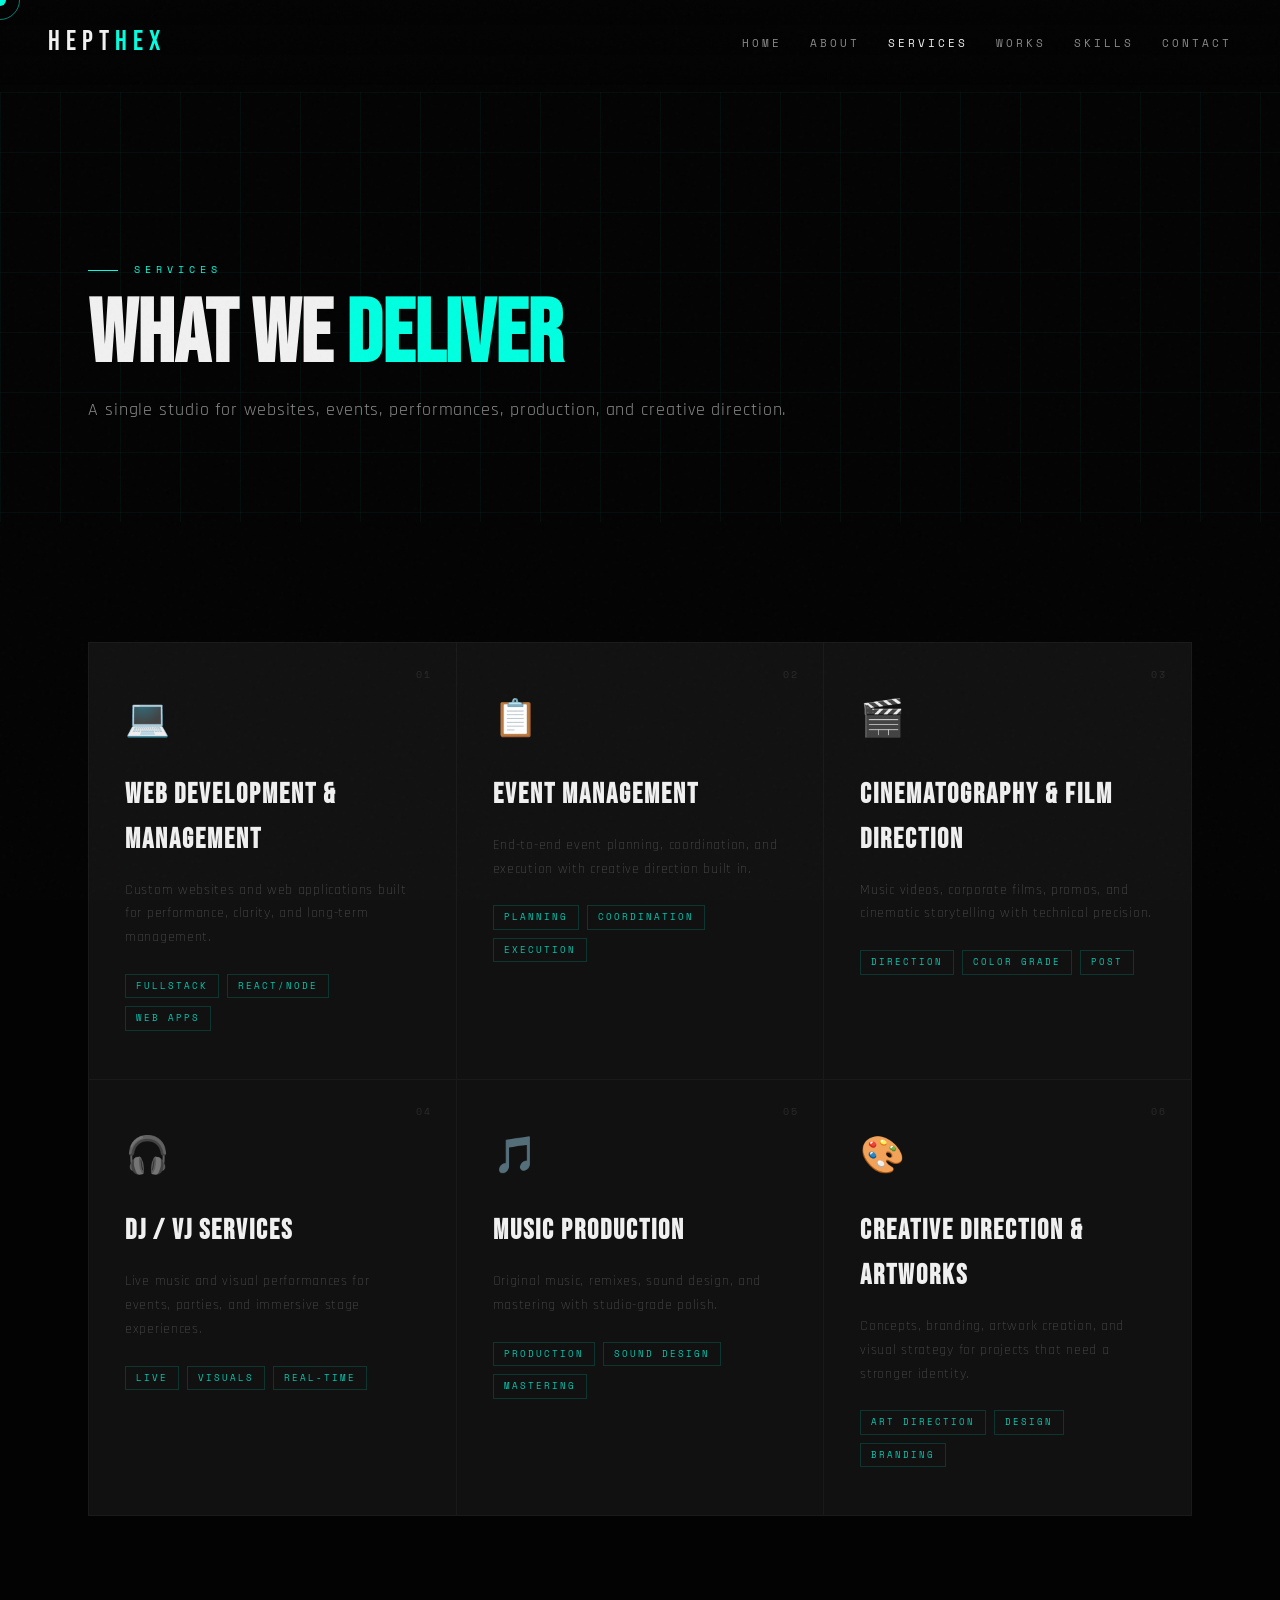
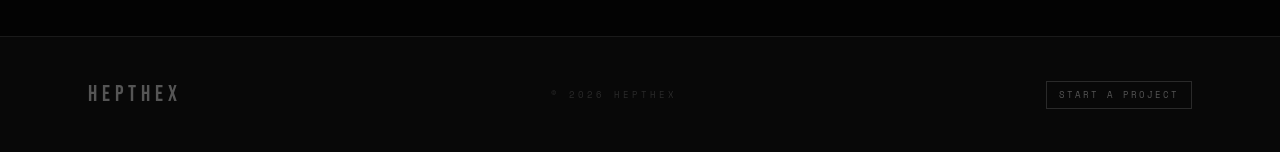
<file: services.html>
<!DOCTYPE html>
<html lang="en">
<head>
<meta charset="UTF-8">
<meta name="viewport" content="width=device-width, initial-scale=1.0">
<title>Services | HEPTHEX</title>
<link rel="preconnect" href="https://fonts.googleapis.com">
<link rel="preconnect" href="https://fonts.gstatic.com" crossorigin>
<link href="https://fonts.googleapis.com/css2?family=Bebas+Neue&family=Rajdhani:wght@300;400;500;600;700&family=Space+Mono:wght@400;700&display=swap" rel="stylesheet">
<link rel="stylesheet" href="styles.css">
</head>
<body>
<div class="cursor" id="cursor"></div>
<div class="cursor-ring" id="cursor-ring"></div>

<nav>
  <a href="index.html" class="nav-logo">HEPT<span>HEX</span></a>
  <ul class="nav-links">
    <li><a href="index.html">Home</a></li>
    <li><a href="about.html">About</a></li>
    <li><a href="services.html" class="active">Services</a></li>
    <li><a href="works.html">Works</a></li>
    <li><a href="skills.html">Skills</a></li>
    <li><a href="contact.html">Contact</a></li>
  </ul>
</nav>

<main class="page-shell">
  <section class="page-hero">
    <div class="hero-grid"></div>
    <div class="hero-scanline"></div>
    <div class="container page-hero-inner">
      <p class="section-label reveal">Services</p>
      <h1 class="page-title reveal">What We <span class="accent">Deliver</span></h1>
      <p class="page-lead reveal">A single studio for websites, events, performances, production, and creative direction.</p>
    </div>
  </section>

  <section>
    <div class="container">
      <div class="services-grid">
        <div class="service-card reveal">
          <span class="service-num">01</span>
          <span class="service-icon">💻</span>
          <h3 class="service-title">Web Development & Management</h3>
          <p class="service-desc">Custom websites and web applications built for performance, clarity, and long-term management.</p>
          <div class="service-tags"><span class="tag">Fullstack</span><span class="tag">React/Node</span><span class="tag">Web Apps</span></div>
        </div>
        <div class="service-card reveal">
          <span class="service-num">02</span>
          <span class="service-icon">📋</span>
          <h3 class="service-title">Event Management</h3>
          <p class="service-desc">End-to-end event planning, coordination, and execution with creative direction built in.</p>
          <div class="service-tags"><span class="tag">Planning</span><span class="tag">Coordination</span><span class="tag">Execution</span></div>
        </div>
        <div class="service-card reveal">
          <span class="service-num">03</span>
          <span class="service-icon">🎬</span>
          <h3 class="service-title">Cinematography & Film Direction</h3>
          <p class="service-desc">Music videos, corporate films, promos, and cinematic storytelling with technical precision.</p>
          <div class="service-tags"><span class="tag">Direction</span><span class="tag">Color Grade</span><span class="tag">Post</span></div>
        </div>
        <div class="service-card reveal">
          <span class="service-num">04</span>
          <span class="service-icon">🎧</span>
          <h3 class="service-title">DJ / VJ Services</h3>
          <p class="service-desc">Live music and visual performances for events, parties, and immersive stage experiences.</p>
          <div class="service-tags"><span class="tag">Live</span><span class="tag">Visuals</span><span class="tag">Real-time</span></div>
        </div>
        <div class="service-card reveal">
          <span class="service-num">05</span>
          <span class="service-icon">🎵</span>
          <h3 class="service-title">Music Production</h3>
          <p class="service-desc">Original music, remixes, sound design, and mastering with studio-grade polish.</p>
          <div class="service-tags"><span class="tag">Production</span><span class="tag">Sound Design</span><span class="tag">Mastering</span></div>
        </div>
        <div class="service-card reveal">
          <span class="service-num">06</span>
          <span class="service-icon">🎨</span>
          <h3 class="service-title">Creative Direction & Artworks</h3>
          <p class="service-desc">Concepts, branding, artwork creation, and visual strategy for projects that need a stronger identity.</p>
          <div class="service-tags"><span class="tag">Art Direction</span><span class="tag">Design</span><span class="tag">Branding</span></div>
        </div>
      </div>
    </div>
  </section>
</main>

<footer>
  <div class="container footer-inner">
    <div class="footer-logo">HEPTHEX</div>
    <p class="footer-copy">© <span id="year"></span> HEPTHEX</p>
    <div class="footer-social"><a href="contact.html" class="social-btn">START A PROJECT</a></div>
  </div>
</footer>

<script src="script.js"></script>
</body>
</html>
</file>
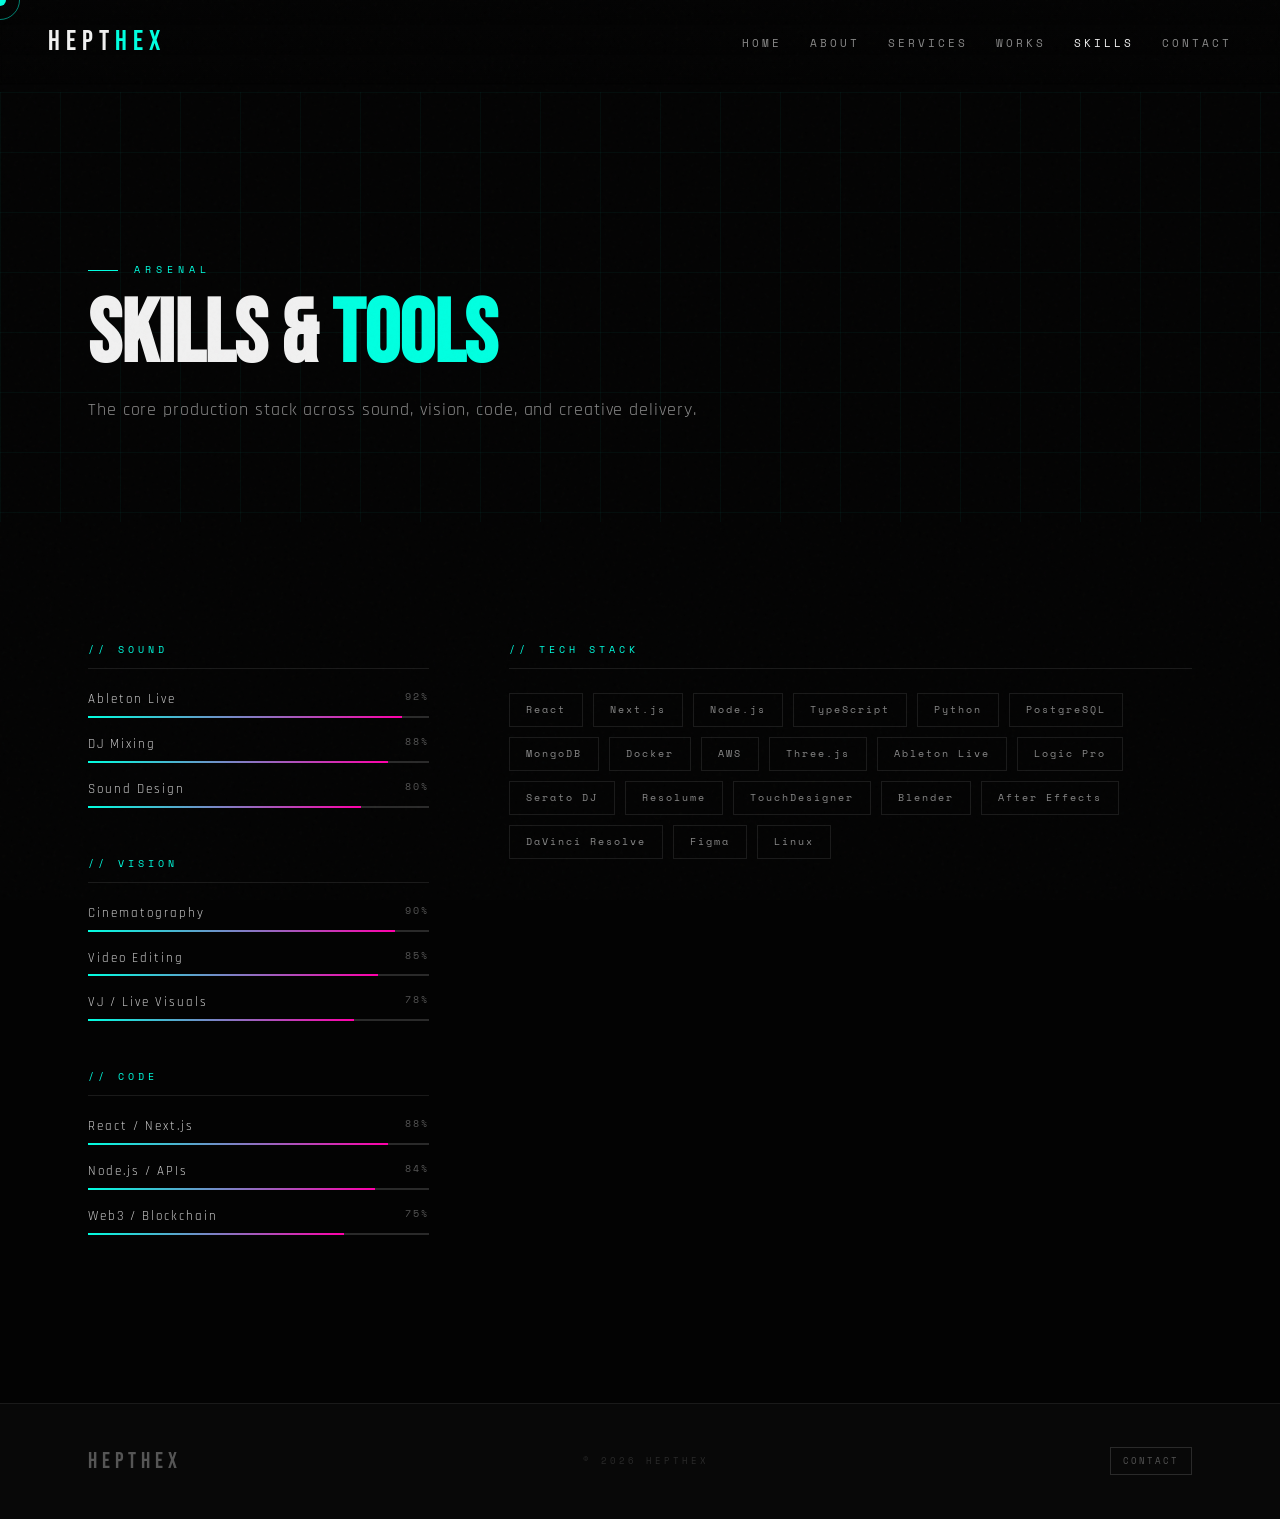
<file: skills.html>
<!DOCTYPE html>
<html lang="en">
<head>
<meta charset="UTF-8">
<meta name="viewport" content="width=device-width, initial-scale=1.0">
<title>Skills | HEPTHEX</title>
<link rel="preconnect" href="https://fonts.googleapis.com">
<link rel="preconnect" href="https://fonts.gstatic.com" crossorigin>
<link href="https://fonts.googleapis.com/css2?family=Bebas+Neue&family=Rajdhani:wght@300;400;500;600;700&family=Space+Mono:wght@400;700&display=swap" rel="stylesheet">
<link rel="stylesheet" href="styles.css">
</head>
<body>
<div class="cursor" id="cursor"></div>
<div class="cursor-ring" id="cursor-ring"></div>

<nav>
  <a href="index.html" class="nav-logo">HEPT<span>HEX</span></a>
  <ul class="nav-links">
    <li><a href="index.html">Home</a></li>
    <li><a href="about.html">About</a></li>
    <li><a href="services.html">Services</a></li>
    <li><a href="works.html">Works</a></li>
    <li><a href="skills.html" class="active">Skills</a></li>
    <li><a href="contact.html">Contact</a></li>
  </ul>
</nav>

<main class="page-shell">
  <section class="page-hero">
    <div class="hero-grid"></div>
    <div class="hero-scanline"></div>
    <div class="container page-hero-inner">
      <p class="section-label reveal">Arsenal</p>
      <h1 class="page-title reveal">Skills &amp; <span class="accent">Tools</span></h1>
      <p class="page-lead reveal">The core production stack across sound, vision, code, and creative delivery.</p>
    </div>
  </section>

  <section>
    <div class="container skills-layout">
      <div>
        <div class="skill-category reveal">
          <div class="skill-cat-title">// Sound</div>
          <div class="skill-bar-item" data-w="92%"><div class="skill-bar-label">Ableton Live <span>92%</span></div><div class="skill-bar-track"><div class="skill-bar-fill" style="--w:92%"></div></div></div>
          <div class="skill-bar-item" data-w="88%"><div class="skill-bar-label">DJ Mixing <span>88%</span></div><div class="skill-bar-track"><div class="skill-bar-fill" style="--w:88%"></div></div></div>
          <div class="skill-bar-item" data-w="80%"><div class="skill-bar-label">Sound Design <span>80%</span></div><div class="skill-bar-track"><div class="skill-bar-fill" style="--w:80%"></div></div></div>
        </div>

        <div class="skill-category reveal">
          <div class="skill-cat-title">// Vision</div>
          <div class="skill-bar-item" data-w="90%"><div class="skill-bar-label">Cinematography <span>90%</span></div><div class="skill-bar-track"><div class="skill-bar-fill" style="--w:90%"></div></div></div>
          <div class="skill-bar-item" data-w="85%"><div class="skill-bar-label">Video Editing <span>85%</span></div><div class="skill-bar-track"><div class="skill-bar-fill" style="--w:85%"></div></div></div>
          <div class="skill-bar-item" data-w="78%"><div class="skill-bar-label">VJ / Live Visuals <span>78%</span></div><div class="skill-bar-track"><div class="skill-bar-fill" style="--w:78%"></div></div></div>
        </div>

        <div class="skill-category reveal">
          <div class="skill-cat-title">// Code</div>
          <div class="skill-bar-item" data-w="88%"><div class="skill-bar-label">React / Next.js <span>88%</span></div><div class="skill-bar-track"><div class="skill-bar-fill" style="--w:88%"></div></div></div>
          <div class="skill-bar-item" data-w="84%"><div class="skill-bar-label">Node.js / APIs <span>84%</span></div><div class="skill-bar-track"><div class="skill-bar-fill" style="--w:84%"></div></div></div>
          <div class="skill-bar-item" data-w="75%"><div class="skill-bar-label">Web3 / Blockchain <span>75%</span></div><div class="skill-bar-track"><div class="skill-bar-fill" style="--w:75%"></div></div></div>
        </div>
      </div>

      <div class="reveal">
        <div class="skill-cat-title" style="margin-bottom:24px;">// Tech Stack</div>
        <div class="tech-cloud">
          <div class="tech-pill"><span>React</span></div>
          <div class="tech-pill"><span>Next.js</span></div>
          <div class="tech-pill"><span>Node.js</span></div>
          <div class="tech-pill"><span>TypeScript</span></div>
          <div class="tech-pill"><span>Python</span></div>
          <div class="tech-pill"><span>PostgreSQL</span></div>
          <div class="tech-pill"><span>MongoDB</span></div>
          <div class="tech-pill"><span>Docker</span></div>
          <div class="tech-pill"><span>AWS</span></div>
          <div class="tech-pill"><span>Three.js</span></div>
          <div class="tech-pill"><span>Ableton Live</span></div>
          <div class="tech-pill"><span>Logic Pro</span></div>
          <div class="tech-pill"><span>Serato DJ</span></div>
          <div class="tech-pill"><span>Resolume</span></div>
          <div class="tech-pill"><span>TouchDesigner</span></div>
          <div class="tech-pill"><span>Blender</span></div>
          <div class="tech-pill"><span>After Effects</span></div>
          <div class="tech-pill"><span>DaVinci Resolve</span></div>
          <div class="tech-pill"><span>Figma</span></div>
          <div class="tech-pill"><span>Linux</span></div>
        </div>
      </div>
    </div>
  </section>
</main>

<footer>
  <div class="container footer-inner">
    <div class="footer-logo">HEPTHEX</div>
    <p class="footer-copy">© <span id="year"></span> HEPTHEX</p>
    <div class="footer-social"><a href="contact.html" class="social-btn">CONTACT</a></div>
  </div>
</footer>

<script src="script.js"></script>
</body>
</html>
</file>
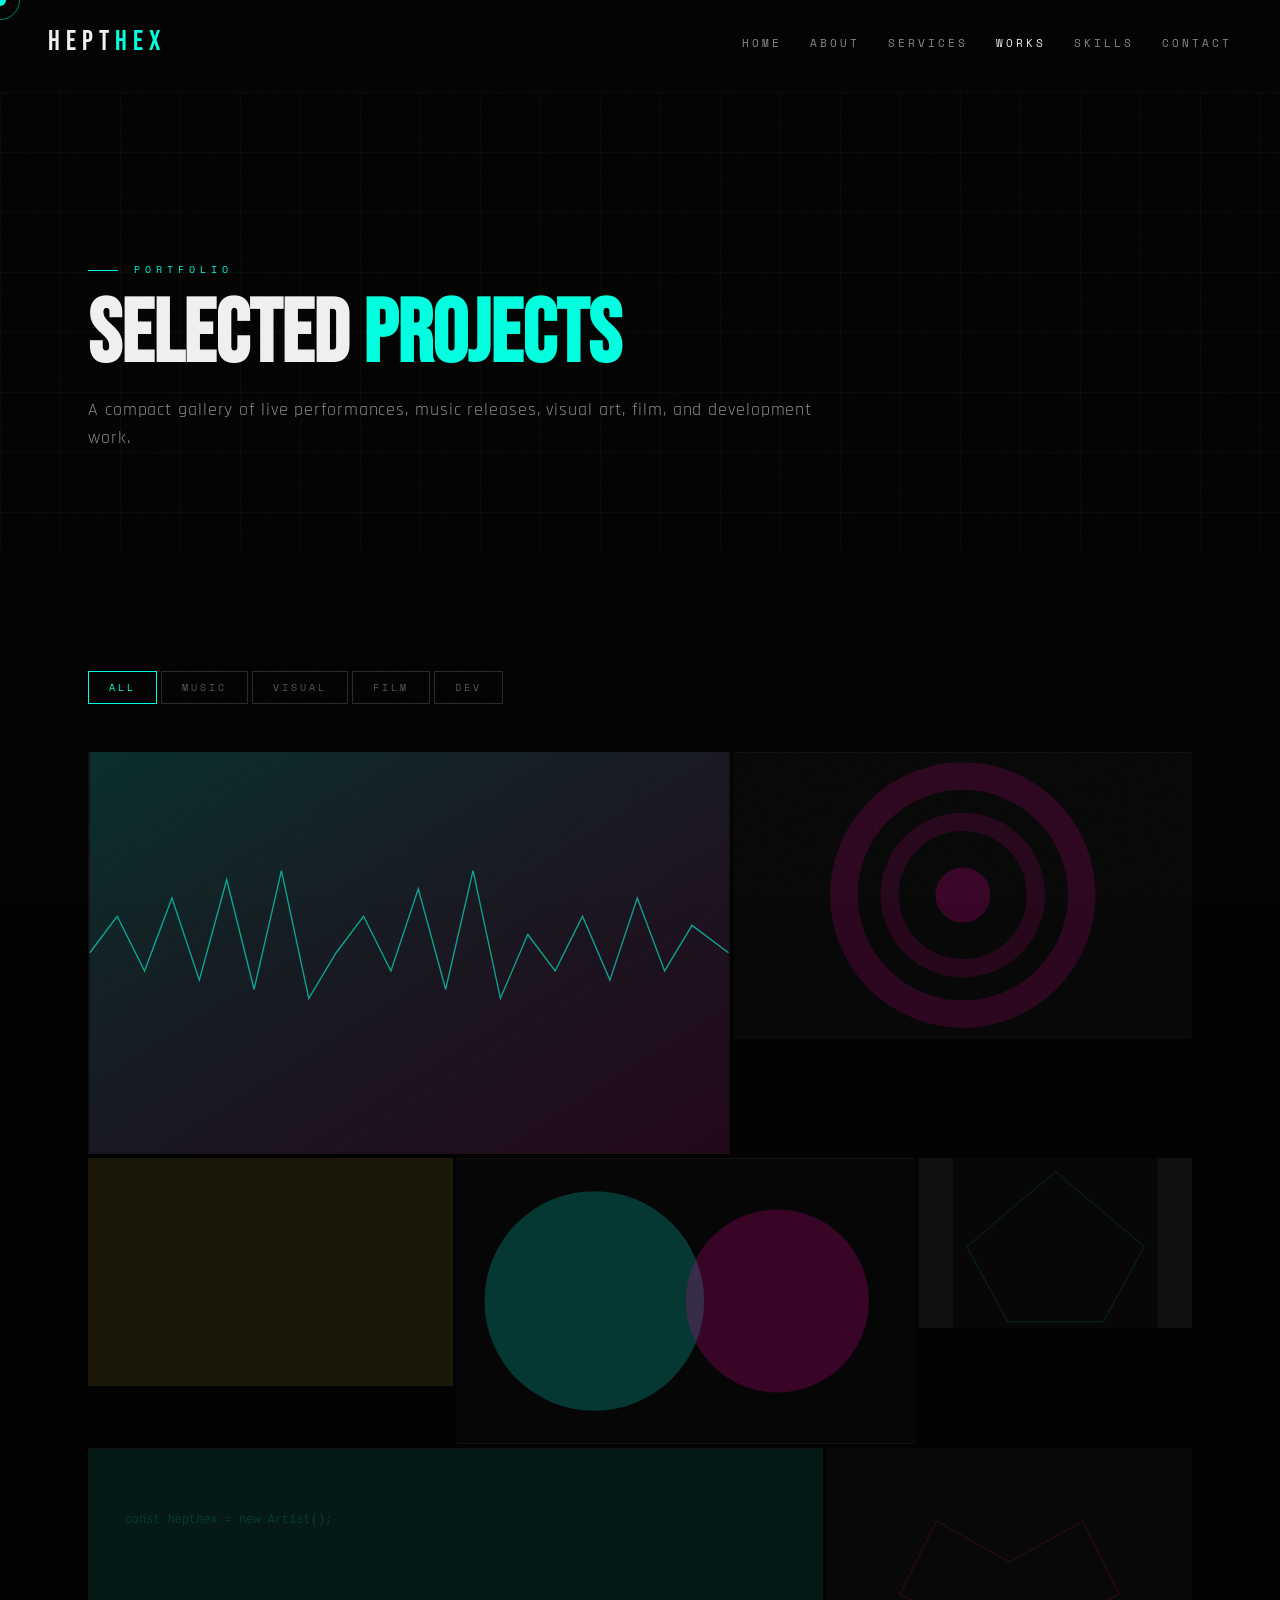
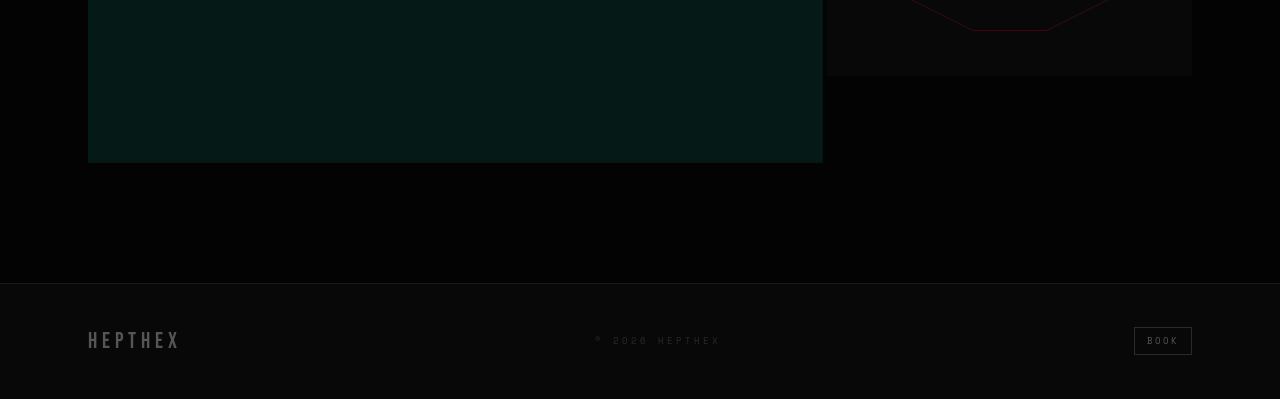
<file: works.html>
<!DOCTYPE html>
<html lang="en">
<head>
<meta charset="UTF-8">
<meta name="viewport" content="width=device-width, initial-scale=1.0">
<title>Works | HEPTHEX</title>
<link rel="preconnect" href="https://fonts.googleapis.com">
<link rel="preconnect" href="https://fonts.gstatic.com" crossorigin>
<link href="https://fonts.googleapis.com/css2?family=Bebas+Neue&family=Rajdhani:wght@300;400;500;600;700&family=Space+Mono:wght@400;700&display=swap" rel="stylesheet">
<link rel="stylesheet" href="styles.css">
</head>
<body>
<div class="cursor" id="cursor"></div>
<div class="cursor-ring" id="cursor-ring"></div>

<nav>
  <a href="index.html" class="nav-logo">HEPT<span>HEX</span></a>
  <ul class="nav-links">
    <li><a href="index.html">Home</a></li>
    <li><a href="about.html">About</a></li>
    <li><a href="services.html">Services</a></li>
    <li><a href="works.html" class="active">Works</a></li>
    <li><a href="skills.html">Skills</a></li>
    <li><a href="contact.html">Contact</a></li>
  </ul>
</nav>

<main class="page-shell">
  <section class="page-hero">
    <div class="hero-grid"></div>
    <div class="hero-scanline"></div>
    <div class="container page-hero-inner">
      <p class="section-label reveal">Portfolio</p>
      <h1 class="page-title reveal">Selected <span class="accent">Projects</span></h1>
      <p class="page-lead reveal">A compact gallery of live performances, music releases, visual art, film, and development work.</p>
    </div>
  </section>

  <section>
    <div class="container">
      <div class="works-filter reveal">
        <button class="filter-btn active">All</button>
        <button class="filter-btn">Music</button>
        <button class="filter-btn">Visual</button>
        <button class="filter-btn">Film</button>
        <button class="filter-btn">Dev</button>
      </div>

      <div class="works-grid">
        <div class="work-item reveal">
          <div class="work-bg">
            <svg class="work-pattern" viewBox="0 0 700 440" xmlns="http://www.w3.org/2000/svg">
              <rect width="700" height="440" fill="#0a0a0a"/>
              <defs>
                <linearGradient id="g1" x1="0%" y1="0%" x2="100%" y2="100%"><stop offset="0%" style="stop-color:#00ffe0;stop-opacity:0.15"/><stop offset="100%" style="stop-color:#ff00aa;stop-opacity:0.1"/></linearGradient>
              </defs>
              <rect width="700" height="440" fill="url(#g1)"/>
              <polyline points="0,220 30,180 60,240 90,160 120,250 150,140 180,260 210,130 240,270 270,220 300,180 330,240 360,150 390,260 420,130 450,270 480,200 510,240 540,180 570,250 600,160 630,240 660,190 700,220" fill="none" stroke="#00ffe0" stroke-width="1.5" opacity="0.6"/>
            </svg>
          </div>
          <div class="work-overlay"><div class="work-info"><div class="work-cat">Live Performance</div><div class="work-title">VOID:FESTIVAL 2024</div></div></div>
        </div>
        <div class="work-item reveal">
          <div class="work-bg">
            <svg class="work-pattern" viewBox="0 0 500 310" xmlns="http://www.w3.org/2000/svg"><rect width="500" height="310" fill="#080808"/><circle cx="250" cy="155" r="130" fill="none" stroke="rgba(255,0,170,0.15)" stroke-width="30"/><circle cx="250" cy="155" r="80" fill="none" stroke="rgba(255,0,170,0.12)" stroke-width="20"/><circle cx="250" cy="155" r="30" fill="rgba(255,0,170,0.2)"/></svg>
          </div>
          <div class="work-overlay"><div class="work-info"><div class="work-cat">Music Production</div><div class="work-title">NEON COLLAPSE EP</div></div></div>
        </div>
        <div class="work-item reveal">
          <div class="work-bg">
            <svg class="work-pattern" viewBox="0 0 400 250" xmlns="http://www.w3.org/2000/svg"><rect width="400" height="250" fill="#090909"/><rect width="400" height="250" fill="rgba(255,204,0,0.08)"/></svg>
          </div>
          <div class="work-overlay"><div class="work-info"><div class="work-cat">Cinematography</div><div class="work-title">GOLDEN HOUR</div></div></div>
        </div>
        <div class="work-item reveal">
          <div class="work-bg">
            <svg class="work-pattern" viewBox="0 0 500 310" xmlns="http://www.w3.org/2000/svg"><rect width="500" height="310" fill="#060606"/><circle cx="150" cy="155" r="120" fill="rgba(0,255,224,0.2)"/><circle cx="350" cy="155" r="100" fill="rgba(255,0,170,0.2)"/></svg>
          </div>
          <div class="work-overlay"><div class="work-info"><div class="work-cat">VJ / Visual Art</div><div class="work-title">CHROMATIC DRIFT</div></div></div>
        </div>
        <div class="work-item reveal">
          <div class="work-bg">
            <svg class="work-pattern" viewBox="0 0 300 250" xmlns="http://www.w3.org/2000/svg"><rect width="300" height="250" fill="#070707"/><polygon points="150,20 280,130 220,240 80,240 20,130" fill="none" stroke="rgba(0,255,224,0.2)"/></svg>
          </div>
          <div class="work-overlay"><div class="work-info"><div class="work-cat">Digital Art</div><div class="work-title">HEXAGON SERIES</div></div></div>
        </div>
        <div class="work-item reveal">
          <div class="work-bg">
            <svg class="work-pattern" viewBox="0 0 800 340" xmlns="http://www.w3.org/2000/svg"><rect width="800" height="340" fill="#050505"/><rect width="800" height="340" fill="rgba(0,255,224,0.08)"/><text x="40" y="80" fill="rgba(0,255,224,0.15)" font-family="monospace" font-size="13">const hepthex = new Artist();</text></svg>
          </div>
          <div class="work-overlay"><div class="work-info"><div class="work-cat">Fullstack Dev</div><div class="work-title">STASIS PLATFORM</div></div></div>
        </div>
        <div class="work-item reveal">
          <div class="work-bg">
            <svg class="work-pattern" viewBox="0 0 400 250" xmlns="http://www.w3.org/2000/svg"><rect width="400" height="250" fill="#080808"/><path d="M200,125 L280,80 L320,160 L240,200 L160,200 L80,160 L120,80 Z" fill="none" stroke="rgba(255,34,68,0.2)"/></svg>
          </div>
          <div class="work-overlay"><div class="work-info"><div class="work-cat">Short Film</div><div class="work-title">RED FREQUENCY</div></div></div>
        </div>
      </div>
    </div>
  </section>
</main>

<footer>
  <div class="container footer-inner">
    <div class="footer-logo">HEPTHEX</div>
    <p class="footer-copy">© <span id="year"></span> HEPTHEX</p>
    <div class="footer-social"><a href="contact.html" class="social-btn">BOOK</a></div>
  </div>
</footer>

<script src="script.js"></script>
</body>
</html>
</file>
<file: styles.css>
:root {
  --black: #030303;
  --void: #080808;
  --dark: #0d0d0d;
  --panel: #111111;
  --border: #1a1a1a;
  --muted: #2a2a2a;
  --dim: #555;
  --mid: #888;
  --light: #ccc;
  --white: #f0f0f0;
  --cyan: #00ffe0;
  --cyan2: #00c8b0;
  --magenta: #ff00aa;
  --font-display: 'Bebas Neue', sans-serif;
  --font-mono: 'Space Mono', monospace;
  --font-body: 'Rajdhani', sans-serif;
}

* { box-sizing: border-box; }
html { scroll-behavior: smooth; }
body {
  margin: 0;
  background: var(--black);
  color: var(--white);
  font-family: var(--font-body);
  font-size: 16px;
  line-height: 1.6;
  cursor: none;
  overflow-x: hidden;
}

body::before {
  content: '';
  position: fixed;
  inset: 0;
  background-image: url("data:image/svg+xml,%3Csvg viewBox='0 0 256 256' xmlns='http://www.w3.org/2000/svg'%3E%3Cfilter id='noise'%3E%3CfeTurbulence type='fractalNoise' baseFrequency='0.9' numOctaves='4' stitchTiles='stitch'/%3E%3C/filter%3E%3Crect width='100%25' height='100%25' filter='url(%23noise)' opacity='0.04'/%3E%3C/svg%3E");
  pointer-events: none;
  z-index: 9997;
  opacity: 0.5;
}

.cursor, .cursor-ring {
  position: fixed;
  pointer-events: none;
  border-radius: 50%;
  z-index: 9999;
  transform: translate(-50%, -50%);
}
.cursor {
  width: 12px;
  height: 12px;
  background: var(--cyan);
  mix-blend-mode: difference;
  transition: transform 0.08s ease, background 0.2s;
}
.cursor-ring {
  width: 40px;
  height: 40px;
  border: 1px solid rgba(0, 255, 224, 0.5);
  z-index: 9998;
  transition: transform 0.18s ease, width 0.2s, height 0.2s;
}

::-webkit-scrollbar { width: 3px; }
::-webkit-scrollbar-track { background: var(--void); }
::-webkit-scrollbar-thumb { background: var(--cyan); }

.container {
  max-width: 1200px;
  margin: 0 auto;
  padding: 0 48px;
}

nav {
  position: fixed;
  top: 0;
  left: 0;
  right: 0;
  z-index: 1000;
  display: flex;
  align-items: center;
  justify-content: space-between;
  padding: 20px 48px;
  background: linear-gradient(to bottom, rgba(3,3,3,0.95), transparent);
  backdrop-filter: blur(2px);
}
.nav-logo {
  font-family: var(--font-display);
  font-size: 28px;
  letter-spacing: 6px;
  color: var(--white);
  text-decoration: none;
}
.nav-logo span { color: var(--cyan); }
.nav-links {
  display: flex;
  gap: 28px;
  list-style: none;
  padding: 0;
  margin: 0;
}
.nav-links a {
  font-family: var(--font-mono);
  font-size: 11px;
  color: var(--mid);
  text-decoration: none;
  letter-spacing: 3px;
  text-transform: uppercase;
}
.nav-links a:hover, .nav-links a.active, .nav-logo.active { color: var(--white); }

.page-shell { padding-top: 92px; }
.hero, .page-hero { position: relative; overflow: hidden; }
.hero-home {
  min-height: 100vh;
  display: flex;
  align-items: center;
  justify-content: center;
}
.hero-grid {
  position: absolute;
  inset: 0;
  background-image:
    linear-gradient(rgba(0,255,224,0.04) 1px, transparent 1px),
    linear-gradient(90deg, rgba(0,255,224,0.04) 1px, transparent 1px);
  background-size: 60px 60px;
  animation: grid-move 20s linear infinite;
}
.hero-scanline {
  position: absolute;
  inset: 0;
  background: repeating-linear-gradient(to bottom, transparent, transparent 2px, rgba(0,0,0,0.08) 2px, rgba(0,0,0,0.08) 4px);
}
.hero-glow { position: absolute; width: 600px; height: 600px; border-radius: 50%; }
.hero-glow-left {
  left: -200px;
  top: 20%;
  background: radial-gradient(circle, rgba(0,255,224,0.08) 0%, transparent 70%);
  animation: pulse 6s ease-in-out infinite;
}
.hero-glow-right {
  right: -200px;
  bottom: 20%;
  background: radial-gradient(circle, rgba(255,0,170,0.07) 0%, transparent 70%);
  animation: pulse 8s ease-in-out infinite reverse;
}
.hero-content, .page-hero-inner { position: relative; z-index: 2; }
.hero-content { text-align: center; }
.hero-tag, .hero-subtitle, .section-label, .footer-copy, .contact-link, .service-desc, .page-lead { letter-spacing: 0.05em; }
.hero-tag {
  font-family: var(--font-mono);
  font-size: 11px;
  letter-spacing: 5px;
  color: var(--cyan);
  margin-bottom: 24px;
}
.hero-title, .page-title, .section-title, .contact-big {
  font-family: var(--font-display);
  line-height: 0.95;
  margin: 0;
}
.hero-title {
  font-size: clamp(80px, 18vw, 220px);
  letter-spacing: -2px;
}
.glitch { position: relative; display: inline-block; }
.glitch::before, .glitch::after { content: 'HEPTHEX'; position: absolute; inset: 0; }
.glitch::before { color: var(--cyan); clip-path: polygon(0 30%, 100% 30%, 100% 50%, 0 50%); animation: glitch-1 4s infinite; }
.glitch::after { color: var(--magenta); clip-path: polygon(0 60%, 100% 60%, 100% 80%, 0 80%); animation: glitch-2 4s infinite; }
.hero-subtitle {
  font-size: clamp(12px, 2vw, 16px);
  letter-spacing: 8px;
  text-transform: uppercase;
  color: var(--mid);
  margin-top: 20px;
}
.hero-cta, .page-actions { display: flex; gap: 20px; justify-content: center; margin-top: 48px; flex-wrap: wrap; }
.hero-scroll {
  position: absolute;
  bottom: 40px;
  left: 50%;
  transform: translateX(-50%);
  display: flex;
  flex-direction: column;
  align-items: center;
  gap: 8px;
}
.scroll-line { width: 1px; height: 60px; background: linear-gradient(to bottom, var(--cyan), transparent); animation: scroll-pulse 2s ease-in-out infinite; }
.scroll-text { font-family: var(--font-mono); font-size: 9px; letter-spacing: 4px; color: var(--dim); writing-mode: vertical-rl; }

.ticker-wrap {
  overflow: hidden;
  border-top: 1px solid var(--border);
  border-bottom: 1px solid var(--border);
  padding: 14px 0;
  background: var(--void);
  position: relative;
}
.ticker-wrap::before, .ticker-wrap::after { content: ''; position: absolute; top: 0; bottom: 0; width: 80px; z-index: 2; }
.ticker-wrap::before { left: 0; background: linear-gradient(to right, var(--void), transparent); }
.ticker-wrap::after { right: 0; background: linear-gradient(to left, var(--void), transparent); }
.ticker { display: flex; white-space: nowrap; animation: ticker 30s linear infinite; }
.ticker-item {
  font-family: var(--font-display);
  font-size: 13px;
  letter-spacing: 8px;
  color: var(--dim);
  padding: 0 40px;
  display: flex;
  align-items: center;
  gap: 40px;
}
.ticker-dot { width: 4px; height: 4px; background: var(--cyan); border-radius: 50%; flex-shrink: 0; }

section { padding: 120px 0; }
.page-hero { padding: 160px 0 80px; }
.page-title { font-size: clamp(44px, 7vw, 88px); margin-bottom: 18px; }
.page-lead { max-width: 760px; font-size: 18px; color: var(--mid); }
.section-label {
  font-family: var(--font-mono);
  font-size: 10px;
  letter-spacing: 5px;
  color: var(--cyan);
  text-transform: uppercase;
  margin-bottom: 16px;
  display: flex;
  align-items: center;
  gap: 16px;
}
.section-label::before { content: ''; width: 30px; height: 1px; background: var(--cyan); display: inline-block; }
.section-title { font-size: clamp(40px, 6vw, 80px); margin-bottom: 60px; }
.accent { color: var(--cyan); }

.menu-grid { display: grid; grid-template-columns: repeat(2, minmax(0, 1fr)); gap: 16px; }
.menu-card {
  display: block;
  text-decoration: none;
  color: var(--white);
  background: linear-gradient(180deg, rgba(255,255,255,0.02), rgba(255,255,255,0.01));
  border: 1px solid var(--border);
  padding: 28px;
  min-height: 140px;
  transition: transform 0.25s ease, border-color 0.25s ease, background 0.25s ease;
}
.menu-card:hover { transform: translateY(-4px); border-color: rgba(0,255,224,0.45); background: rgba(17,17,17,0.9); }
.menu-card-kicker {
  display: block;
  font-family: var(--font-mono);
  font-size: 9px;
  letter-spacing: 4px;
  color: var(--cyan);
  text-transform: uppercase;
  margin-bottom: 12px;
}
.menu-card-title { display: block; font-size: 18px; color: var(--light); }

.about-layout, .skills-layout, .contact-layout { display: grid; gap: 80px; }
.about-layout { grid-template-columns: 1fr 1fr; align-items: center; }
.skills-layout { grid-template-columns: 1fr 2fr; align-items: start; }
.contact-layout { grid-template-columns: 1fr 1fr; }

.about-visual { position: relative; aspect-ratio: 3 / 4; overflow: hidden; }
.about-frame { position: absolute; inset: 0; border: 1px solid var(--border); }
.about-frame::before { content: ''; position: absolute; inset: 20px; border: 1px solid var(--border); }
.about-avatar {
  width: 100%; height: 100%; display: flex; align-items: center; justify-content: center;
  background: var(--panel); position: relative; overflow: hidden;
}
.about-avatar::before { content: ''; position: absolute; inset: 0; background: repeating-linear-gradient(45deg, transparent, transparent 10px, rgba(0,255,224,0.02) 10px, rgba(0,255,224,0.02) 20px); }
.avatar-hex { font-family: var(--font-display); font-size: 140px; color: rgba(0,255,224,0.08); animation: spin-slow 20s linear infinite; }
.avatar-initials { position: absolute; font-family: var(--font-display); font-size: 60px; letter-spacing: 4px; color: var(--white); }
.about-corner { position: absolute; width: 20px; height: 20px; }
.about-corner.tl { top: 0; left: 0; border-top: 2px solid var(--cyan); border-left: 2px solid var(--cyan); }
.about-corner.tr { top: 0; right: 0; border-top: 2px solid var(--cyan); border-right: 2px solid var(--cyan); }
.about-corner.bl { bottom: 0; left: 0; border-bottom: 2px solid var(--cyan); border-left: 2px solid var(--cyan); }
.about-corner.br { bottom: 0; right: 0; border-bottom: 2px solid var(--cyan); border-right: 2px solid var(--cyan); }
.about-text p { font-size: 18px; color: var(--mid); line-height: 1.8; margin-bottom: 24px; font-weight: 300; }
.about-text p strong { color: var(--white); font-weight: 600; }
.stats-row {
  display: grid;
  grid-template-columns: repeat(3, 1fr);
  gap: 1px;
  background: var(--border);
  border: 1px solid var(--border);
  margin-top: 48px;
}
.stat { background: var(--void); padding: 24px 20px; text-align: center; }
.stat-num { font-family: var(--font-display); font-size: 40px; color: var(--cyan); line-height: 1; }
.stat-label { font-family: var(--font-mono); font-size: 9px; letter-spacing: 3px; color: var(--dim); margin-top: 6px; text-transform: uppercase; }

.services-grid {
  display: grid;
  grid-template-columns: repeat(3, 1fr);
  gap: 1px;
  background: var(--border);
  border: 1px solid var(--border);
}
.service-card {
  background: var(--panel);
  padding: 48px 36px;
  position: relative;
  overflow: hidden;
  transition: background 0.3s;
}
.service-card::before {
  content: '';
  position: absolute; left: 0; right: 0; bottom: 0;
  height: 2px;
  background: linear-gradient(to right, var(--cyan), var(--magenta));
  transform: scaleX(0);
  transform-origin: left;
  transition: transform 0.4s ease;
}
.service-card:hover { background: var(--dark); }
.service-card:hover::before { transform: scaleX(1); }
.service-icon { font-size: 36px; margin-bottom: 24px; display: block; }
.service-num { position: absolute; top: 24px; right: 24px; font-family: var(--font-mono); font-size: 10px; color: var(--muted); letter-spacing: 2px; }
.service-title { font-family: var(--font-display); font-size: 28px; letter-spacing: 2px; color: var(--white); margin: 0 0 16px; }
.service-desc { font-size: 14px; color: var(--dim); line-height: 1.7; font-weight: 300; }
.service-tags { display: flex; flex-wrap: wrap; gap: 8px; margin-top: 24px; }
.tag {
  font-family: var(--font-mono);
  font-size: 9px;
  letter-spacing: 2px;
  color: var(--cyan2);
  border: 1px solid rgba(0,200,176,0.2);
  padding: 4px 10px;
  text-transform: uppercase;
}

.works-filter { display: flex; gap: 4px; margin-bottom: 48px; flex-wrap: wrap; }
.filter-btn {
  font-family: var(--font-mono);
  font-size: 10px;
  letter-spacing: 3px;
  text-transform: uppercase;
  padding: 8px 20px;
  border: 1px solid var(--muted);
  background: none;
  color: var(--dim);
  cursor: none;
}
.filter-btn.active, .filter-btn:hover { border-color: var(--cyan); color: var(--cyan); }
.works-grid { display: grid; grid-template-columns: repeat(12, 1fr); gap: 4px; }
.work-item { position: relative; overflow: hidden; background: var(--panel); aspect-ratio: 16 / 10; }
.work-item:nth-child(1) { grid-column: span 7; }
.work-item:nth-child(2) { grid-column: span 5; }
.work-item:nth-child(3) { grid-column: span 4; }
.work-item:nth-child(4) { grid-column: span 5; }
.work-item:nth-child(5) { grid-column: span 3; }
.work-item:nth-child(6) { grid-column: span 8; aspect-ratio: 21 / 9; }
.work-item:nth-child(7) { grid-column: span 4; }
.work-bg { position: absolute; inset: 0; transition: transform 0.6s ease; }
.work-item:hover .work-bg { transform: scale(1.05); }
.work-overlay {
  position: absolute; inset: 0;
  background: linear-gradient(to top, rgba(0,0,0,0.9) 0%, transparent 60%);
  opacity: 0;
  transition: opacity 0.3s;
  display: flex;
  align-items: flex-end;
  padding: 24px;
}
.work-item:hover .work-overlay { opacity: 1; }
.work-info { transform: translateY(10px); transition: transform 0.3s; }
.work-item:hover .work-info { transform: translateY(0); }
.work-cat { font-family: var(--font-mono); font-size: 9px; letter-spacing: 3px; color: var(--cyan); text-transform: uppercase; margin-bottom: 6px; }
.work-title { font-family: var(--font-display); font-size: 22px; letter-spacing: 2px; color: var(--white); }
.work-pattern { width: 100%; height: 100%; position: absolute; inset: 0; }

.skill-category { margin-bottom: 48px; }
.skill-cat-title {
  font-family: var(--font-mono);
  font-size: 10px;
  letter-spacing: 4px;
  color: var(--cyan);
  text-transform: uppercase;
  margin-bottom: 20px;
  padding-bottom: 10px;
  border-bottom: 1px solid var(--border);
}
.skill-bar-item { margin-bottom: 16px; }
.skill-bar-label {
  display: flex;
  justify-content: space-between;
  font-size: 13px;
  color: var(--light);
  letter-spacing: 2px;
  margin-bottom: 6px;
}
.skill-bar-label span { color: var(--dim); font-family: var(--font-mono); font-size: 10px; }
.skill-bar-track { height: 2px; background: var(--muted); position: relative; overflow: hidden; }
.skill-bar-fill {
  position: absolute; top: 0; left: 0; bottom: 0;
  background: linear-gradient(to right, var(--cyan), var(--magenta));
  width: 0;
  transition: width 1.5s cubic-bezier(0.25, 0.46, 0.45, 0.94);
}
.skill-bar-item.visible .skill-bar-fill { width: var(--w); }
.tech-cloud { display: flex; flex-wrap: wrap; gap: 10px; }
.tech-pill {
  font-family: var(--font-mono);
  font-size: 10px;
  letter-spacing: 2px;
  color: var(--mid);
  padding: 8px 16px;
  border: 1px solid var(--border);
  transition: all 0.2s;
  position: relative;
  overflow: hidden;
}
.tech-pill::before {
  content: '';
  position: absolute; inset: 0;
  background: var(--cyan);
  transform: scaleX(0);
  transform-origin: left;
  transition: transform 0.2s;
  z-index: 0;
}
.tech-pill:hover { color: var(--black); border-color: var(--cyan); }
.tech-pill:hover::before { transform: scaleX(1); }
.tech-pill span { position: relative; z-index: 1; }

.contact-big { font-size: clamp(50px, 7vw, 90px); margin-bottom: 40px; }
.contact-links { display: flex; flex-direction: column; gap: 20px; }
.contact-link {
  display: flex;
  align-items: center;
  gap: 16px;
  text-decoration: none;
  color: var(--mid);
  font-family: var(--font-mono);
  font-size: 12px;
  letter-spacing: 2px;
  padding: 16px 0;
  border-bottom: 1px solid var(--border);
}
.contact-link:hover { color: var(--cyan); padding-left: 8px; }
.contact-link-icon { font-size: 18px; }
.contact-form { display: flex; flex-direction: column; gap: 24px; }
.form-group { position: relative; }
.form-label {
  font-family: var(--font-mono);
  font-size: 9px;
  letter-spacing: 3px;
  color: var(--cyan);
  text-transform: uppercase;
  display: block;
  margin-bottom: 8px;
}
.form-input, .form-textarea {
  width: 100%;
  background: var(--panel);
  border: 1px solid var(--border);
  color: var(--white);
  font-family: var(--font-body);
  font-size: 15px;
  padding: 14px 16px;
  outline: none;
  transition: border-color 0.2s;
  resize: none;
}
.form-input:focus, .form-textarea:focus { border-color: var(--cyan); }
.form-textarea { height: 120px; }

.btn {
  font-family: var(--font-mono);
  font-size: 11px;
  letter-spacing: 3px;
  text-transform: uppercase;
  text-decoration: none;
  padding: 14px 36px;
  border: 1px solid;
  position: relative;
  overflow: hidden;
  transition: color 0.3s;
  display: inline-block;
}
.btn::before {
  content: '';
  position: absolute;
  inset: 0;
  transform: translateX(-101%);
  transition: transform 0.3s ease;
}
.btn:hover::before { transform: translateX(0); }
.btn span { position: relative; z-index: 1; }
.btn-primary { border-color: var(--cyan); color: var(--cyan); }
.btn-primary::before { background: var(--cyan); }
.btn-primary:hover { color: var(--black); }
.btn-ghost { border-color: var(--muted); color: var(--mid); }
.btn-ghost::before { background: var(--muted); }
.btn-ghost:hover { color: var(--white); }

footer {
  background: var(--void);
  border-top: 1px solid var(--border);
  padding: 40px 0;
}
.footer-inner {
  display: flex;
  align-items: center;
  justify-content: space-between;
  gap: 20px;
}
.footer-logo { font-family: var(--font-display); font-size: 22px; letter-spacing: 5px; color: var(--dim); }
.footer-copy { font-family: var(--font-mono); font-size: 9px; letter-spacing: 3px; color: var(--muted); text-align: center; }
.footer-copy a { color: var(--cyan); text-decoration: none; }
.footer-social { display: flex; gap: 16px; flex-wrap: wrap; justify-content: flex-end; }
.social-btn {
  font-family: var(--font-mono);
  font-size: 9px;
  letter-spacing: 2px;
  color: var(--dim);
  text-decoration: none;
  border: 1px solid var(--muted);
  padding: 6px 12px;
  transition: all 0.2s;
}
.social-btn:hover { border-color: var(--cyan); color: var(--cyan); }

.reveal { opacity: 0; transform: translateY(40px); transition: opacity 0.8s ease, transform 0.8s ease; }
.reveal.visible { opacity: 1; transform: translateY(0); }

@keyframes grid-move { from { background-position: 0 0; } to { background-position: 60px 60px; } }
@keyframes pulse { 0%, 100% { opacity: 1; transform: scale(1); } 50% { opacity: 0.5; transform: scale(1.1); } }
@keyframes ticker { from { transform: translateX(0); } to { transform: translateX(-50%); } }
@keyframes glitch-1 {
  0%, 90%, 100% { transform: translate(0); opacity: 0; }
  92% { transform: translate(-4px, 2px); opacity: 0.8; }
  94% { transform: translate(4px, -2px); opacity: 0.8; }
  96% { transform: translate(-2px, 0); opacity: 0.8; }
}
@keyframes glitch-2 {
  0%, 88%, 100% { transform: translate(0); opacity: 0; }
  90% { transform: translate(4px, -2px); opacity: 0.7; }
  93% { transform: translate(-4px, 2px); opacity: 0.7; }
}
@keyframes scroll-pulse { 0%, 100% { opacity: 0.3; } 50% { opacity: 1; } }
@keyframes spin-slow { from { transform: rotate(0deg); } to { transform: rotate(360deg); } }

@media (max-width: 1024px) {
  .services-grid { grid-template-columns: repeat(2, 1fr); }
  .skills-layout, .contact-layout, .about-layout { grid-template-columns: 1fr; }
  .works-grid { grid-template-columns: repeat(2, 1fr); }
  .work-item { grid-column: auto !important; aspect-ratio: 16 / 10; }
}

@media (max-width: 900px) {
  nav { padding: 16px 24px; }
  .nav-links { display: none; }
  .container { padding: 0 24px; }
  .services-grid, .menu-grid, .works-grid { grid-template-columns: 1fr; }
  .hero-home { min-height: 88vh; }
  .footer-inner { flex-direction: column; text-align: center; }
  .footer-social { justify-content: center; }
  body { cursor: default; }
  .cursor, .cursor-ring { display: none; }
}
</file>
